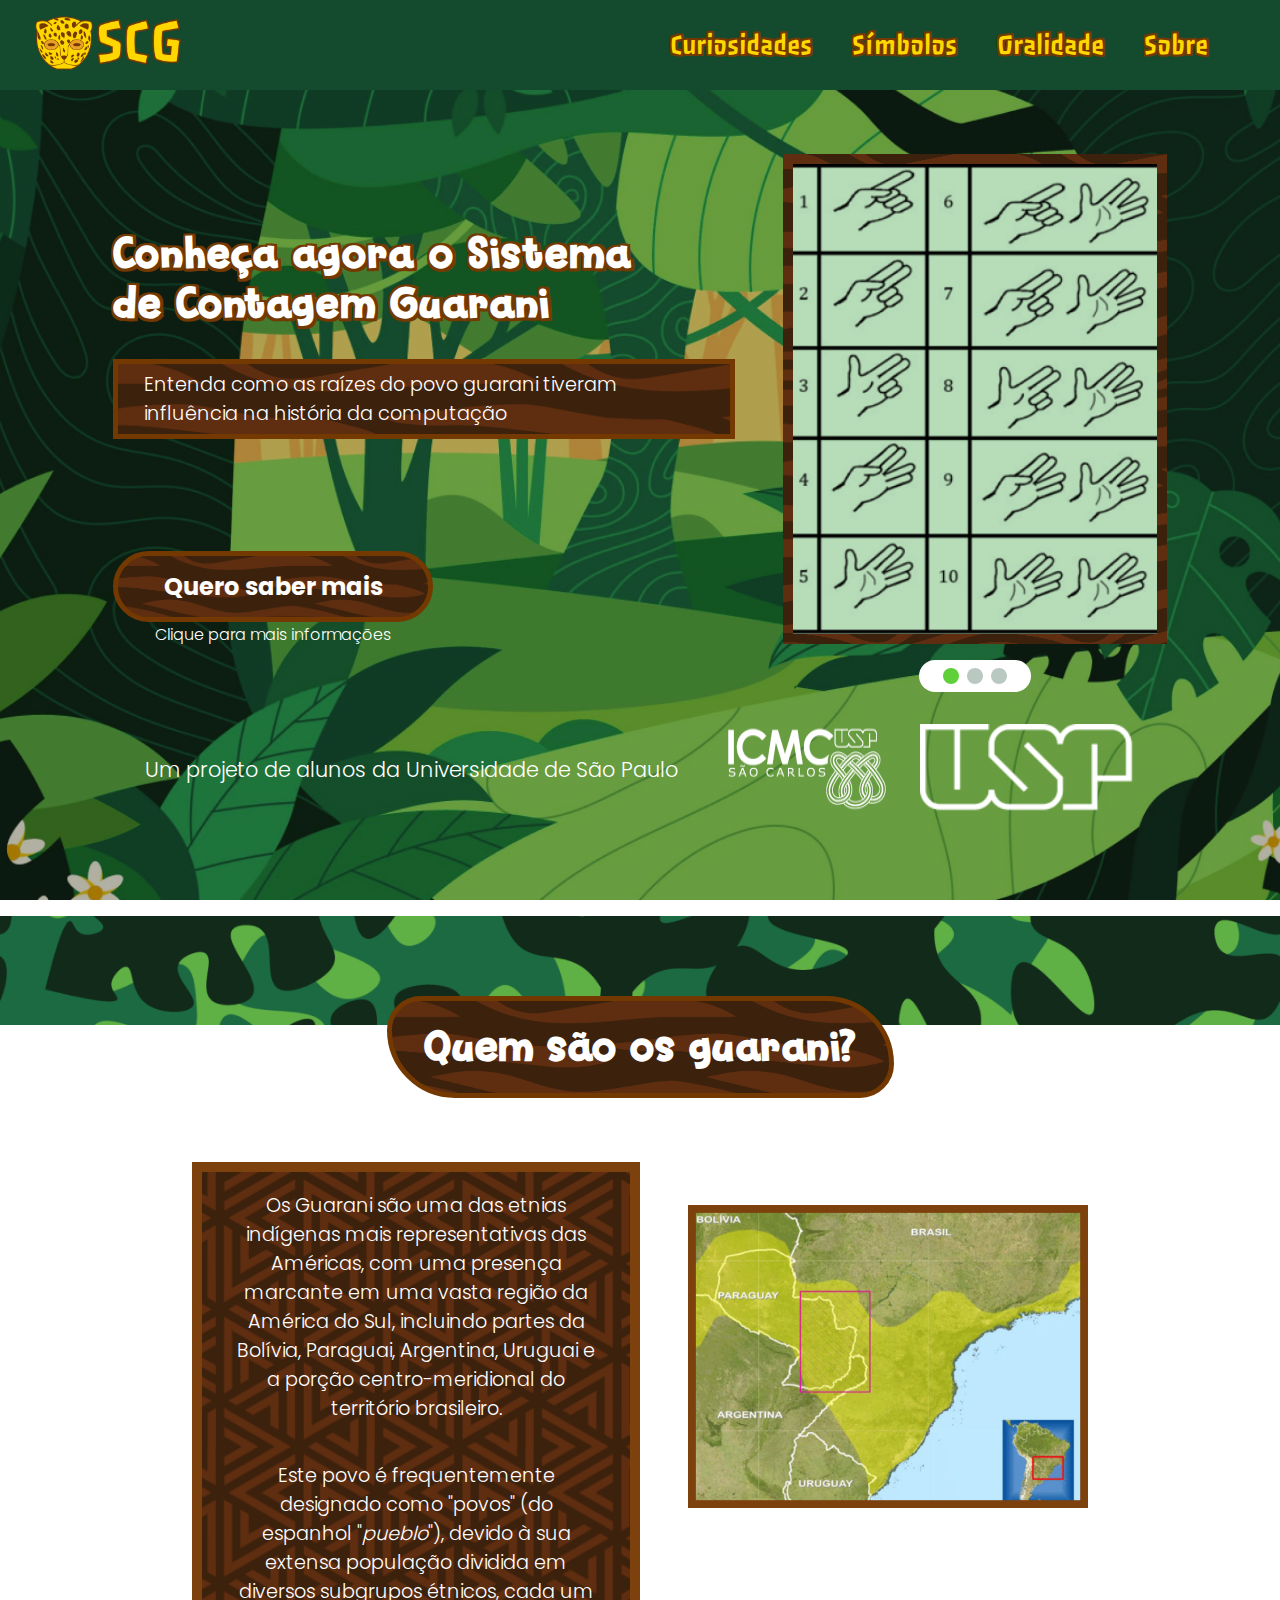
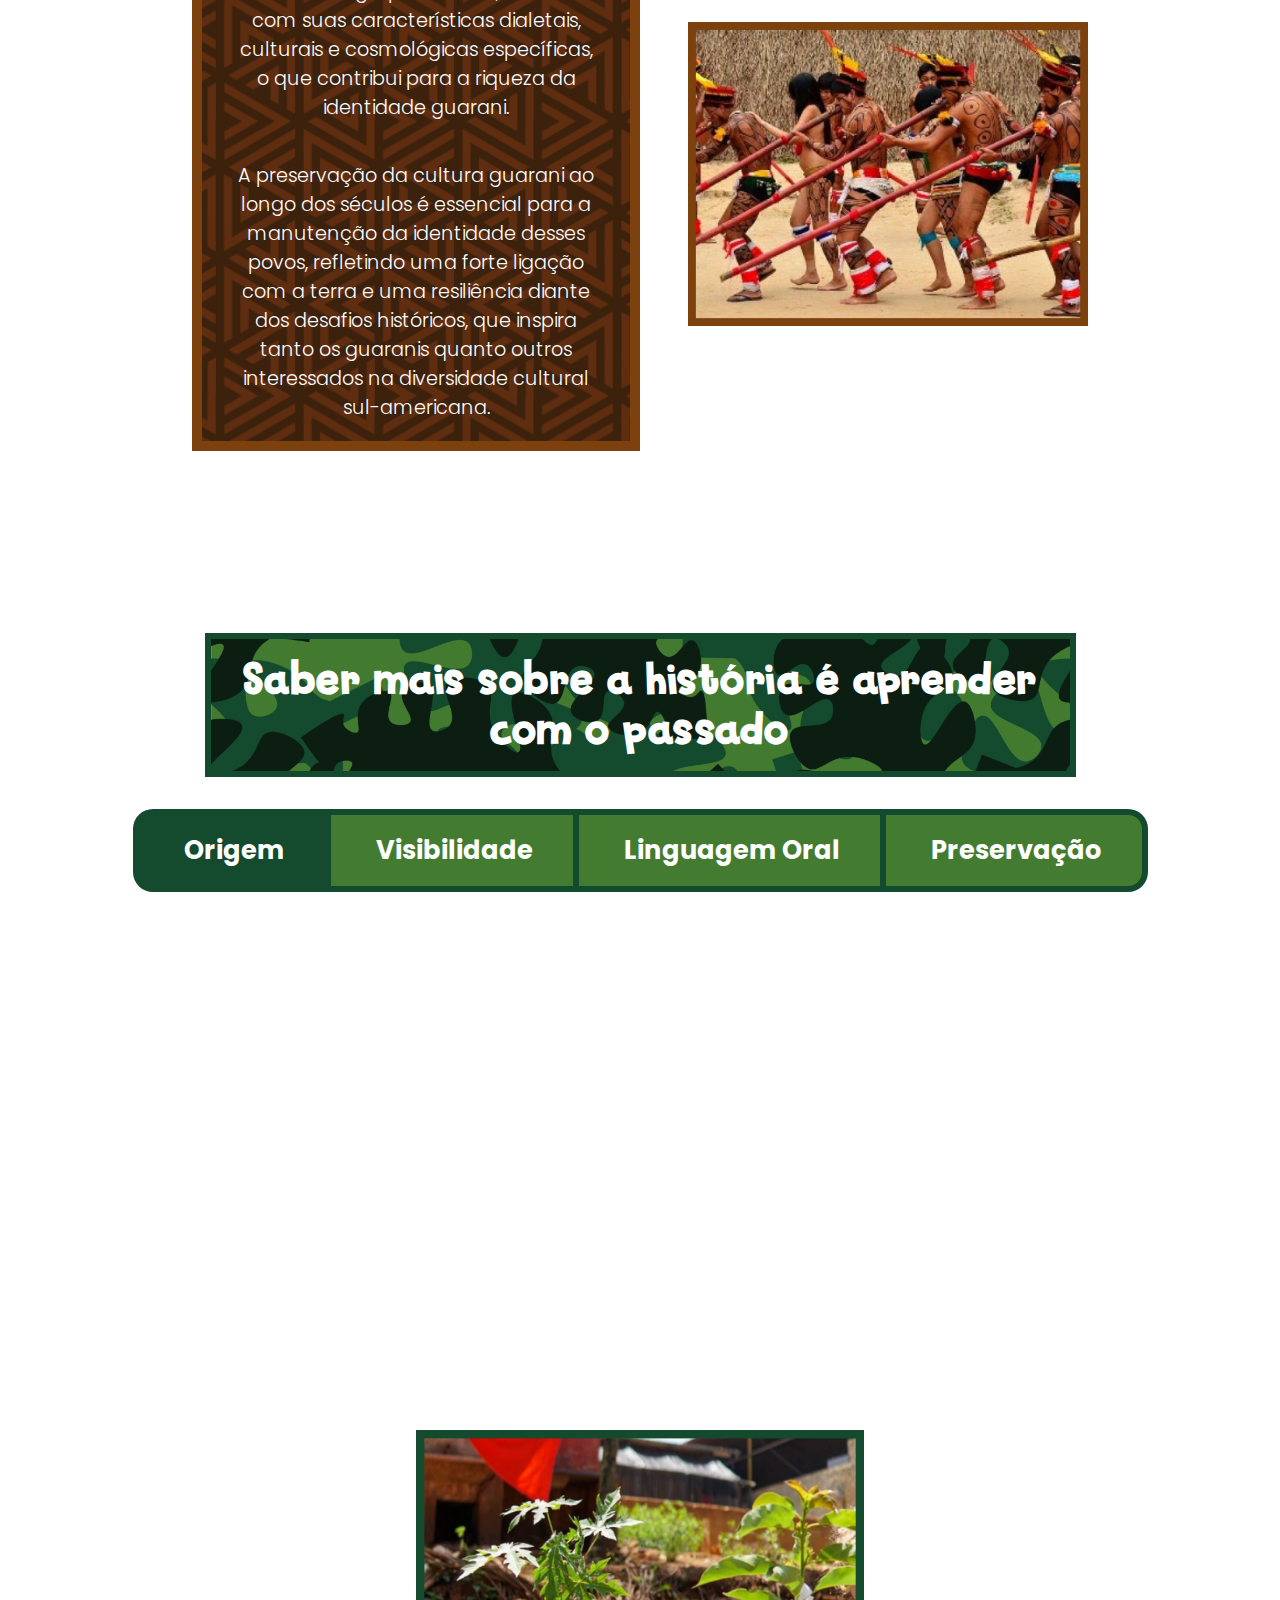
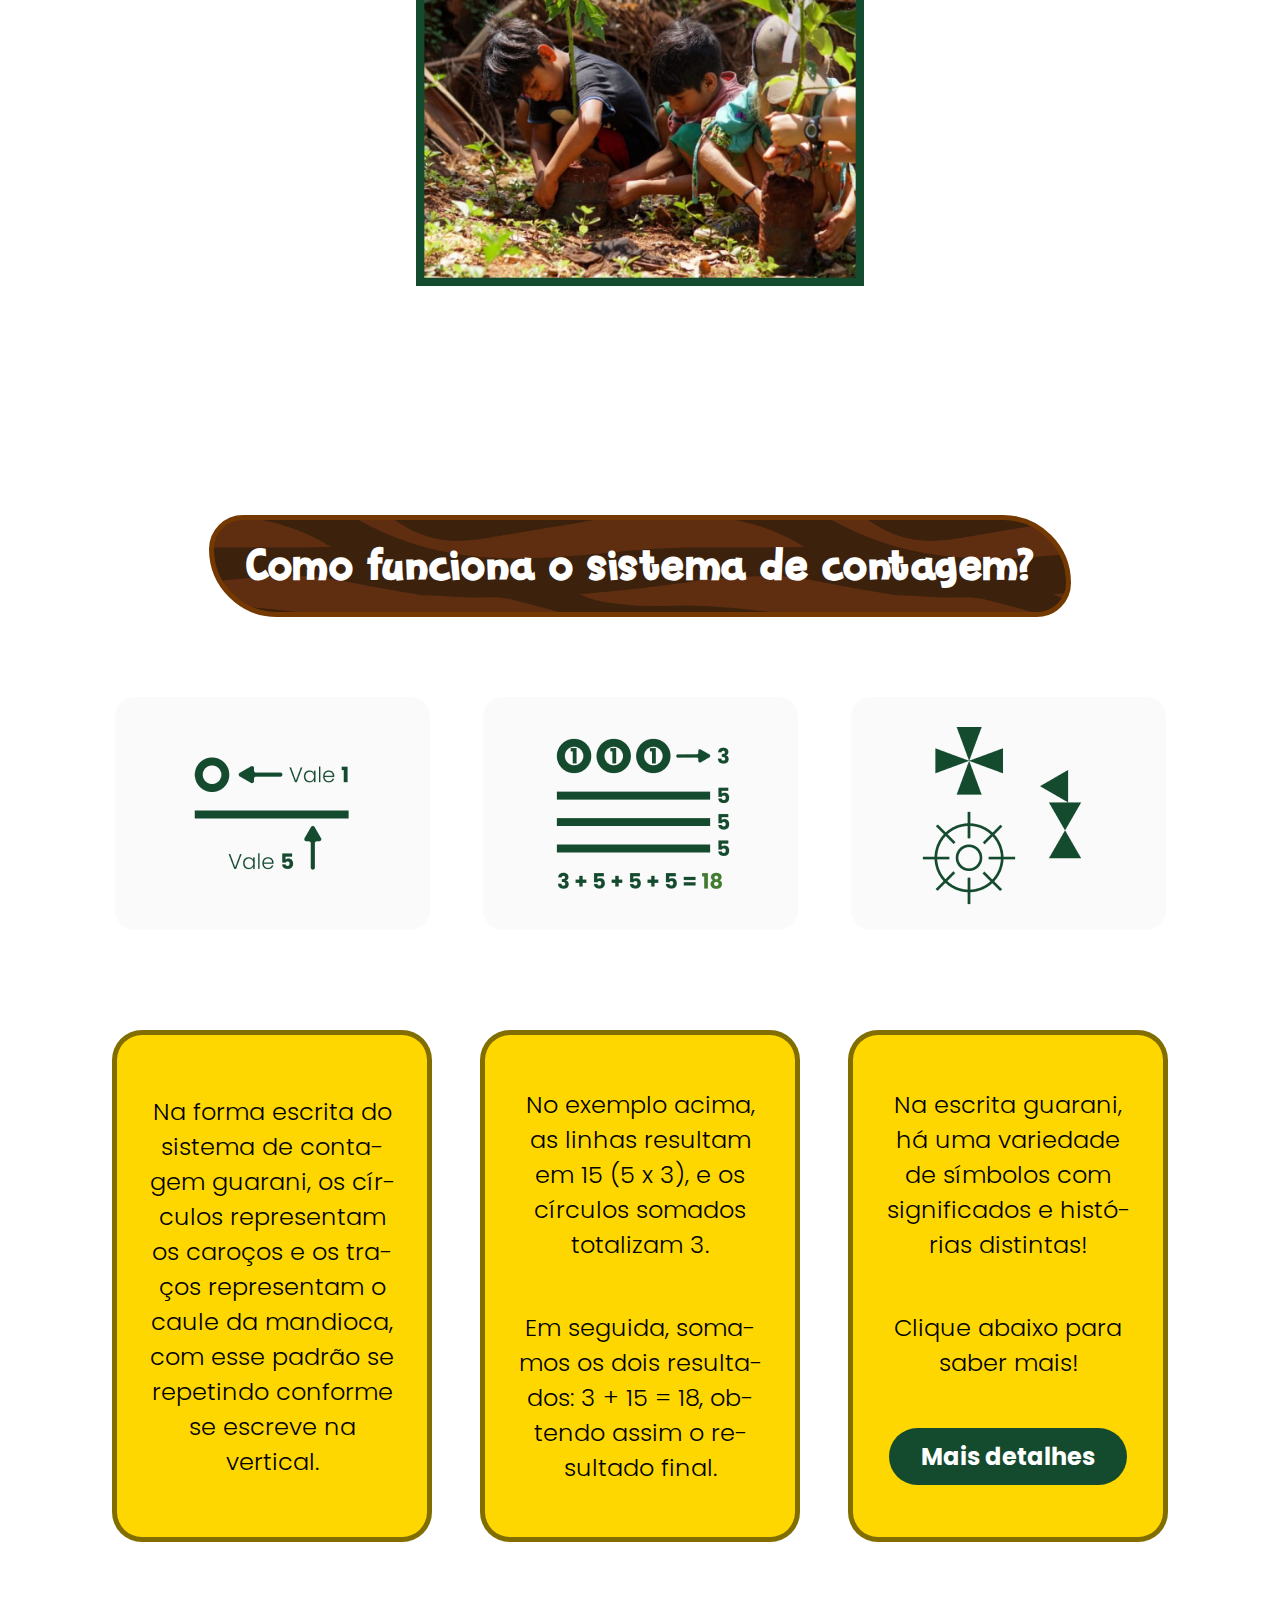
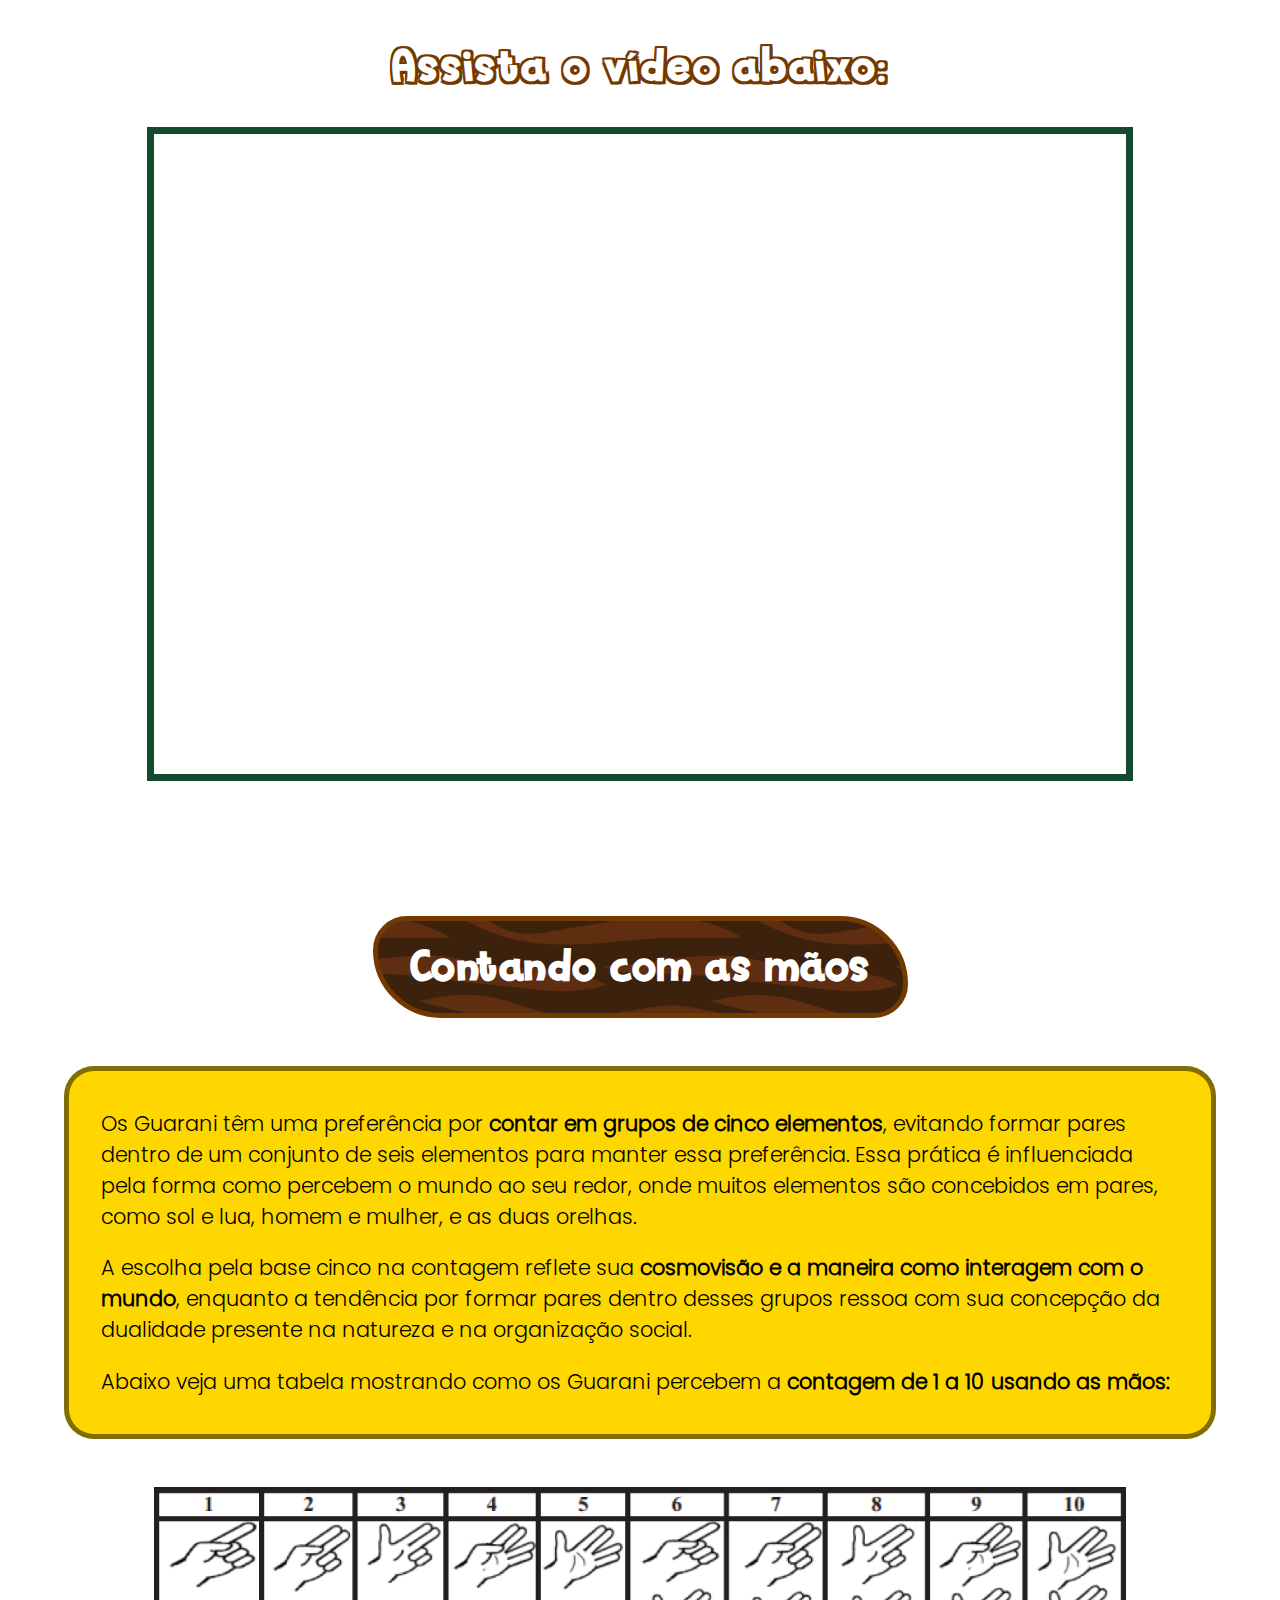
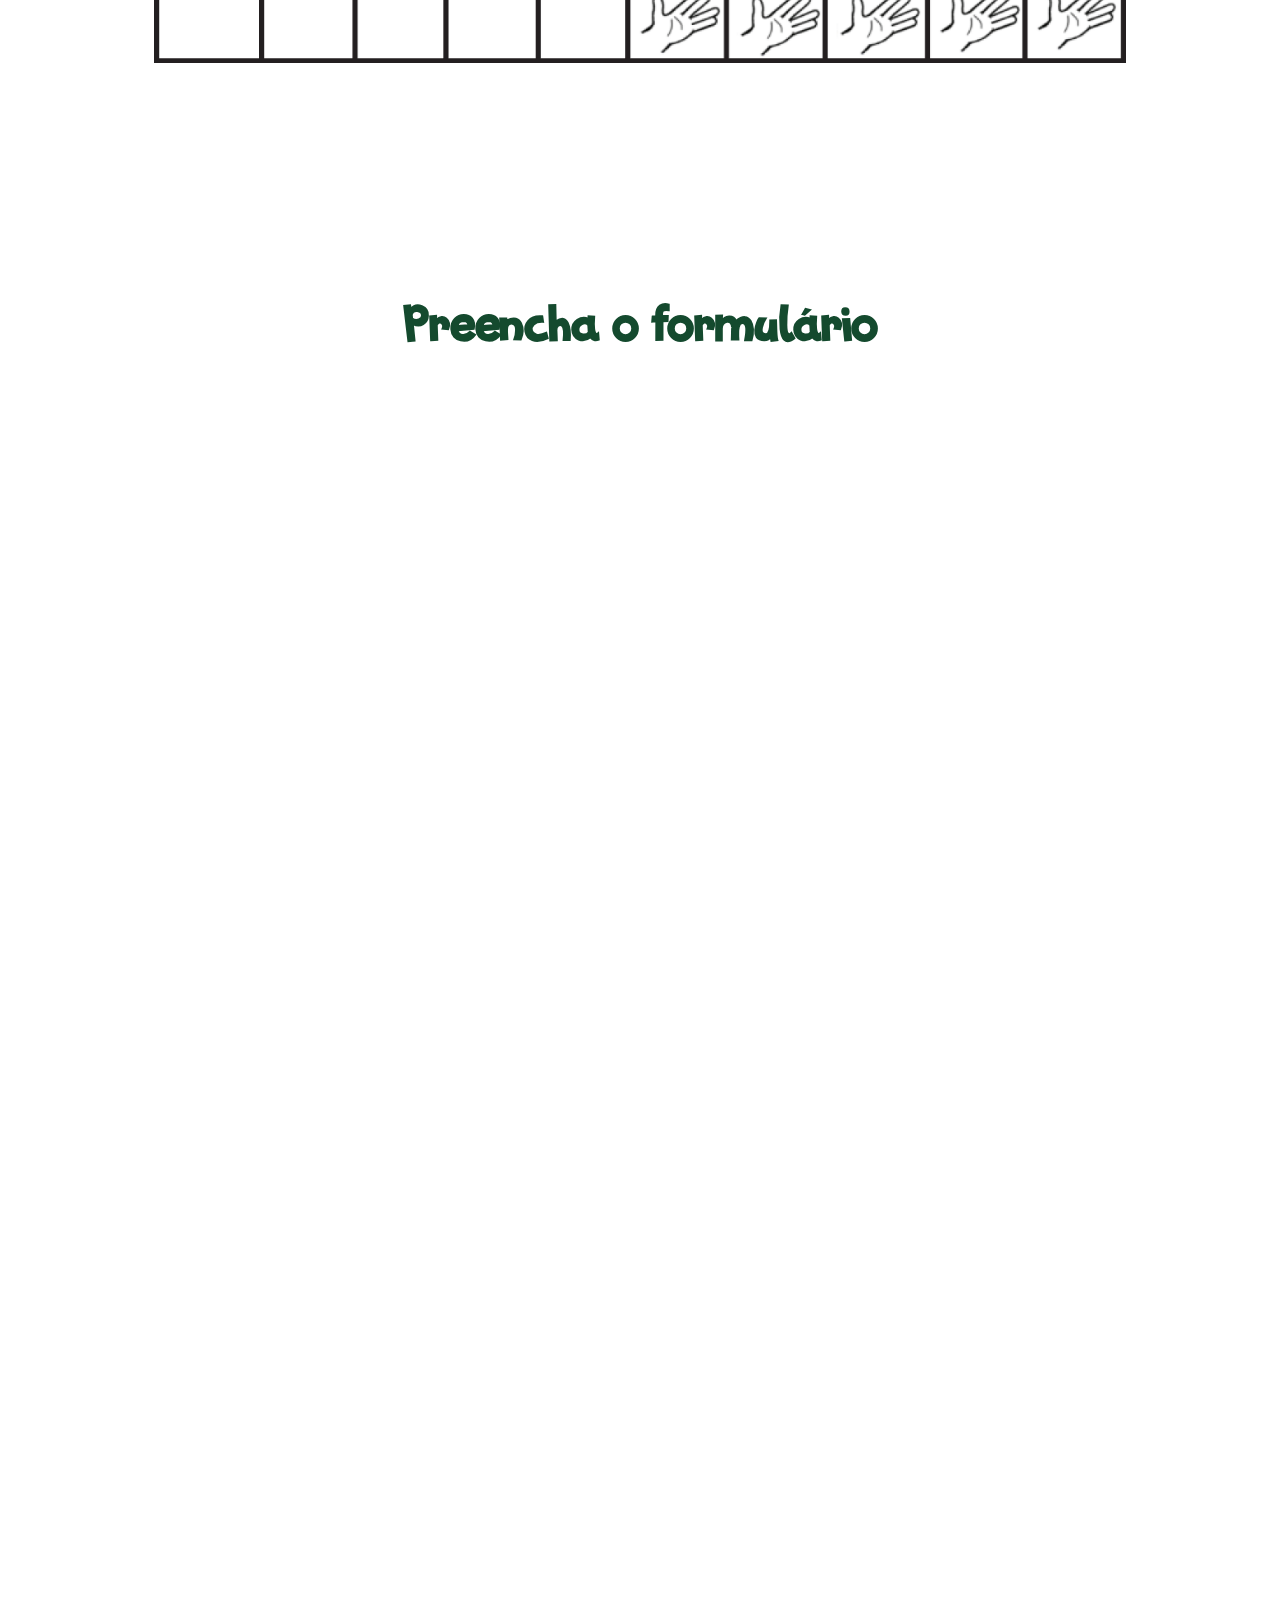
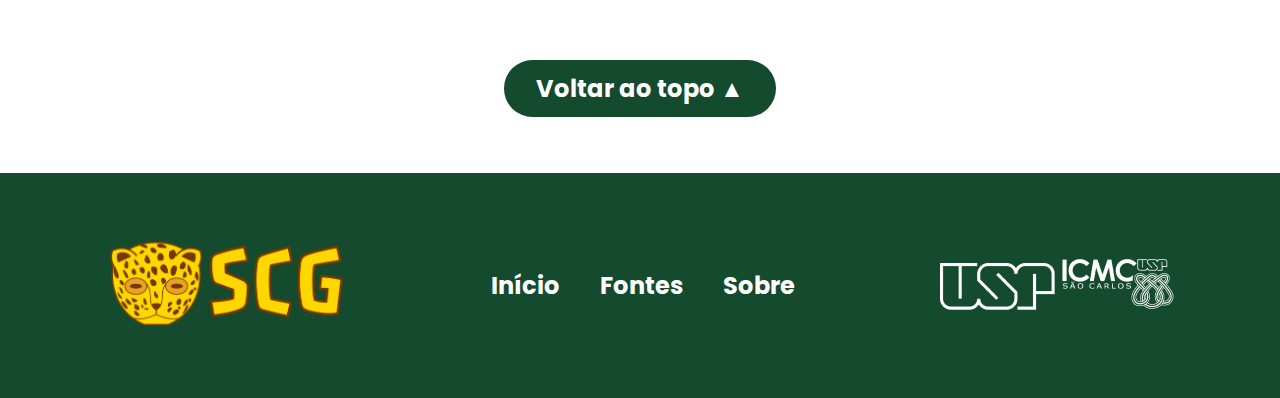
<file: index.html>
<!DOCTYPE html>
<html lang="pt-BR">
<head>
    <meta charset="UTF-8">
    <meta name="viewport" content="width=device-width, initial-scale=1.0">
    <link rel="stylesheet" href="global.css">
    <link rel="stylesheet" href="home.css">
    <link rel="icon" type="image/x-icon" href="src/LOGO-icon.png">
    <title>Página Inicial</title>
</head>
<body>
    <!-- NAVBAR -->
    <nav class="nav-container">
        <a href="index.html" class="nav-logo">
            <img src="src/nav-logo.png" alt="Logo do Sistema de Contagem Guarani">
        </a>
        <div class="nav-toggle" id="nav-toggle">
            <span class="bar"></span>
            <span class="bar"></span>
            <span class="bar"></span>
        </div>
        <div class="nav-items" id="nav-items">
            <ul>
                <li class="nav-item"><a href="curiosidades.html">Curiosidades</a></li>
                <li class="nav-item"><a href="simbolos.html">Símbolos</a></li>
                <li class="nav-item"><a href="oralidade.html">Oralidade</a></li>
                <li class="nav-item"><a href="sobre.html">Sobre</a></li>
            </ul>
        </div>
    </nav>   
    

    <!-- HERO-SECTION -->
    <section class="landing-page img-background">
        <div class="landing-main">
            <!-- LADO ESQUERDO -->
            <main class="left-side">
                <!-- TÍTULO -->
                <h1 class="landing-title">Conheça agora o <yellow-highlight>Sistema<br> de Contagem Guarani</yellow-highlight></h1>
    
                <!-- CAIXA COM DESCRIÇÃO -->
                <div class="wood-box bg-wood">
                    <p class="wood-box-text">Entenda como as raízes do povo guarani tiveram influência na história da computação</p>
                </div>
    
                <!-- BOTÃO DE MADEIRA -->
                <div class="wood-btn-wrap">
                    <button onclick="downScroll()" class="wood-btn bg-wood" id="landing-btn" title="Quero saber mais">Quero saber mais</button>
                    <p>Clique para mais informações</p>
                </div>
    
            </main>
            
        <!-- LADO DIREITO -->
        <aside class="right-side">

            <!-- CONTAINER DO CARROSSEL -->
            <div class="caroussel-container">
                <div class="caroussel-item">
                    <img class="wood-border" src="src/quadro-maos.png" alt="Uma tabela com representações numéricas a partir do sistema de contagem com mãos guarani">
                    <div class="overlay">
                        <div class="card-caroussel-title">
                            <h3>CONTAR COM AS MÃOS</h3>
                        </div>
                        <p class="card-caroussel-p">Entenda como os Guarani entendem a contagem com as mãos e os porquês de seu modo de visualizar quantidades</p>
                        <button onclick="scrollToHand()" class="card-caroussel-btn" id="hand-caroussel-btn" title="Quero saber mais">Quero saber mais</button>
                    </div>
                </div>
                <div class="caroussel-item over2">
                    <img class="wood-border" src="src/guarani-segurando-milho.png" alt="Foto de guarani segurando milhos">
                    <div class="overlay" class="over2">
                        <div class="card-caroussel-title">
                            <h3>DESCUBRA UM OUTRO JEITO DE VER O MUNDO</h3>
                        </div>
                        <p class="card-caroussel-p">Descubra os aspectos culturais e sociais que conferem ao sistema de contagem significados que vão além dos números</p>
                        <a href="curiosidades.html" class="card-caroussel-btn">Descobrir</a>
                    </div>
                </div>
                <div class="caroussel-item over3">
                    <img class="wood-border" src="src/simbolos-guarani-ceu.png" alt="Foto de guarani segurando milhos">
                    <div class="overlay" class="over3">
                        <div class="card-caroussel-title">
                            <h3>NÚMEROS E ASTROS</h3>
                        </div>
                        <p class="card-caroussel-p">Explore o vasto universo de símbolos cujos significados vão muito além de sua representação numérica</p>
                        <a href="simbolos.html" class="card-caroussel-btn">Explorar</a>
                    </div>
                </div>
            </div>
            
            <div class="caroussel-controller">
                <form action="#" class="caroussel-buttons">
                    <input id="radio-1" checked="checked" type="radio" name="caroussel">
                    <input id="radio-2" type="radio" name="caroussel">
                    <input id="radio-3" type="radio" name="caroussel">
                </form>
            </div>
            
        </aside>
        </div>
        <!-- FOOTER DA HERO SECTION -->
        <div class="hero-footer">
            <!-- CRÉDITOS DO FINAL DA SECTION -->
            <p class="credits">Um projeto de alunos da Universidade de São Paulo</p>

            <div class="college-logo">
                <img src="src/LOGO-ICMC.png" alt="Logo do ICMC">
                <img id="logo-usp" src="src/logo-usp.png" alt="Logo da USP">
            </div>
        </div>
    </section>

    <div class="div-line">

    <section class="intro-guarani-page img-background leaves-background">
        <div class="wood-title bg-wood">
            <h1>Quem são os guarani?</h1>
        </div>

        <div class="landing-main">
            <div class="left-side">
                <div class="wood-text">
                    <p>Os Guarani são uma das etnias indígenas mais representativas das Américas, com uma presença marcante em uma vasta região da América do Sul, incluindo partes da Bolívia, Paraguai, Argentina, Uruguai e a porção centro-meridional do território brasileiro.</p>
                    <p>Este povo é frequentemente designado como "povos" (do espanhol "<i>pueblo</i>"), devido à sua extensa população dividida em diversos subgrupos étnicos, cada um com suas  características dialetais, culturais e cosmológicas específicas, o que contribui para a riqueza da identidade guarani.</p>
                    <p>A preservação da cultura guarani ao longo dos séculos é essencial para a manutenção da identidade desses povos, refletindo uma forte ligação com a terra e uma resiliência diante dos desafios históricos, que inspira tanto os guaranis quanto outros interessados na diversidade cultural sul-americana.
                    </p>
                </div>
            </div>
            <div class="right-side">
                <aside class="guarani-pictures">
                    <picture class="intro-guarani-pic">
                        <img src="src/guarani-map.png" alt="Mapa da presença guarani no continente americano">
                        <p>Em amarelo, região com presença de povos de etnia Guarani - Reprodução | Creative Commons</p>
                    </picture>
                    <picture class="intro-guarani-pic">
                        <img src="src/guarani-dance.png" alt="Fotografia de guaranis">
                        <p>Homens de etnia Guarani na dança lúdica xondarê - Reprodução | Cultura Em Movimento</p>
                    </picture>
                </aside>
            </div>
        </div>
    </section>

    <div class="div-line">

    <section class="guarani-info-page img-background primal-background">
        <div class="leaf-box">
            <h1 class="leaf-title">Saber mais sobre a história é aprender<br>com o passado</h1>
        </div>
        <form action="#" class="form-info">
            <label class="info-control active origem-control">
                <input type="radio" name="select-info" value="origem" checked="checked"/>
                Origem
            </label>
            <label class="info-control visibilidade-control">
                <input type="radio" name="select-info" value="visibilidade"/>
                Visibilidade
            </label>
            <label class="info-control" id="oral-control">
                <input type="radio" name="select-info" value="linguagem"/>
                Linguagem Oral
            </label>
            <label class="info-control preserv-control">
                <input type="radio" name="select-info" value="preservacao"/>
                Preservação
            </label>
        </form>
    
        <div class="guarani-info" id="origem">
            <div class="guarani-info-text">
                <h2>A origem do sistema</h2>
                <p>O sistema de contagem guarani é baseado em 5, contando em grupos de 5 unidades, refletindo a estrutura dos dedos das mãos e dos caroços do caule da mandioca, que se repetem a cada 5.</p>
                <p>Na escrita, círculos representam os caroços individuais, enquanto traços horizontais simbolizam os grupos de cinco, os caules caracterizados pelo padrão distinto.</p>
            </div>
            <picture class="guarani-info-picture">
                <img src="src/guarani-plantando.png" alt="Foto de Crianças guaranis plantando">
                <p>Crianças plantando árvores na aldeia Guarani Tekoa Pyau<br>Foto: Felipe Martins/ Go Martins</p>
            </picture>
        </div>
    
        <div class="guarani-info" id="visibilidade">
            <div class="guarani-info-text">
                <h2>Visibilidade</h2>
                <p>Por séculos, as relações entre indígenas e não indígenas no Brasil foram marcadas pela imposição da cultura dominante sobre as culturas nativas. Isso incluiu a marginalização dos conhecimentos e práticas matemáticas dos povos indígenas. A educação colonial visava negar a diversidade dos indígenas e incorporá-los à sociedade nacional, resultando em um processo de "esquecimento" de suas culturas.</p>
                <p>Nosso site busca problematizar essas questões e promover uma perspectiva que valorize os modos não hegemônicos de entender e contar o mundo, incluindo o sistema de contagem Guarani, reconhecendo sua importância cultural.</p>
            </div>
            <picture class="guarani-info-picture">
                <img src="src/lider-guarani.png" alt="Foto de Líder Guarani">
                <p>Líder Guarani Ládio Veron<br>Foto: Eleanor K. Russell/ Survival</p>
            </picture>
        </div>
    
        <div class="guarani-info" id="linguagem">
            <div class="guarani-info-text">
                <h2>Mais do que números</h2>
                <p>O sistema de contagem guarani tem raízes muito mais profundas do que simplesmente números. Ele também tem importância para a gramática e comunicação diária do povo Guarani, podendo ser usado em práticas religiosas, culturais e até mesmo simplesmente para a comunicação diária.</p>
                <p>Saiba mais clicando no botão abaixo!</p>
                <a href="oralidade.html" class="a-container"><input type="submit" class="green-btn" value="Saiba mais"></a>
            </div>
            <picture class="guarani-info-picture">
                <img src="src/cesto-guarani.png" alt="Foto de Cesto Guarani">
                <p>Ajaka: Tipo de cesto e unidade de medida guarani<br>Foto: Aldeia Jejy-ty</p>
            </picture>
        </div>
    
        <div class="guarani-info" id="preservacao">
            <div class="guarani-info-text">
                <h2>Preservando a memória e a história</h2>
                <p>Os Guarani têm aspectos culturais distintos, como sua cosmologia, língua e práticas sociais, que os diferenciam de outros grupos indígenas e não indígenas, formando seu modo de vida. Seu sistema de contagem e símbolos não são separados de sua cultura, servindo tanto para quantificar como para expressar elementos culturais.</p>
                <p>Estudar o sistema de contagem Guarani não apenas envolve matemática, mas também oferece estratégias de preservação cultural. A preservação desse sistema é crucial, pois a matemática é uma atividade humana presente em todas as culturas, sendo essencial para manter a identidade e a diversidade cultural dos Guarani.</p>
            </div>
            <picture class="guarani-info-picture">
                <img src="src/milho.png" alt="Foto de Líder Guarani">
                <p>O milho: Essencial para a cultura e para o sistema de contagem guarani<br>Instituto de Permacultura do Paraná - IPEPA</p>
            </picture>
        </div>
    </section>

    <div class="div-line">

    
    <section class="intro-sistema-section img-background leaves2-background">
        <div class="wood-title bg-wood">
            <h1>Como funciona o sistema de contagem?</h1>
        </div>
        <div class="intro-sistema-container">
            <div class="intro-sistema-card">
                <img src="src/sistema1.png" alt="Símbolo de representação da escrita">
                <p class="info-card-title">ESCRITA</p>
                <div class="info-card-sistema yellow-card">
                    <p>Na forma escrita do sistema de contagem guarani, os círculos representam os caroços e os traços representam o caule da mandioca, com esse padrão se repetindo conforme se escreve na vertical.</p>
                </div>
            </div>
            <div class="intro-sistema-card">
                <img src="src/sistema2.png" alt="Símbolo de representação de exemplos de uso">
                <p class="info-card-title">EXEMPLO DE USO</p>
                <div class="info-card-sistema yellow-card">
                    <p>No exemplo acima, as linhas resultam em 15 (5 x 3), e os círculos somados totalizam 3.</p>
                    <p>Em seguida, somamos os dois resultados: 3 + 15 = 18, obtendo assim o resultado final.</p>
                </div>
            </div>
            <div class="intro-sistema-card">
                <img src="src/sistema3.png" alt="Ilustração de outros símbolos">
                <p class="info-card-title">OUTROS SÍMBOLOS</p>
                <div class="info-card-sistema yellow-card">
                    <p>Na escrita guarani, há uma variedade de símbolos com significados e histórias distintas!</p>
                    <p>Clique abaixo para saber mais!</p>
                    <a href="simbolos.html" class="a-container"><input type="submit" class="green-btn" value="Mais detalhes"></a>
                </div>
            </div>
        </div>
    </section>

    <div class="div-line">

        <section class="intro-video-section img-background patch-background">
            <h1 class="landing-video-title">Assista o vídeo abaixo:</h1>
            <iframe class="landing-video" src="https://www.youtube.com/embed/MvDFFS9h6Ts?si=uTnURiXMK2s1KpNZ" title="YouTube video player" frameborder="0" allow="accelerometer; autoplay; clipboard-write; encrypted-media; gyroscope; picture-in-picture; web-share" referrerpolicy="strict-origin-when-cross-origin" allowfullscreen></iframe>
        </section>
    
    <div class="div-line">
    
    <section class="hand-section img-background leaves2-background">
        <div class="wood-title bg-wood">
            <h1>Contando com as mãos</h1>
        </div>
        <div class="yellow-card" id="hand-card">
            <p>Os Guarani têm uma preferência por <b>contar em grupos de cinco elementos</b>, evitando formar pares dentro de um conjunto de seis elementos para manter essa preferência. Essa prática é influenciada pela forma como percebem o mundo ao seu redor, onde muitos elementos são concebidos em pares, como sol e lua, homem e mulher, e as duas orelhas.</p>
            <p> A escolha pela base cinco na contagem reflete sua <b>cosmovisão e a maneira como interagem com o mundo</b>, enquanto a tendência por formar pares dentro desses grupos ressoa com sua concepção da dualidade presente na natureza e na organização social.<br></p>
            <p>Abaixo veja uma tabela mostrando como os Guarani percebem a <b>contagem de 1 a 10 usando as mãos:</b></p>
        </div>
        <img id="tabela-contagem-maos" src="src/tabela-contagem-mãos.png" alt="Tabela representativa do sistema de contagem manual">
    </section>

    <div class="div-line">
    
    <section class="feedback-page img-background leaves2-background">
        <div class="feedback">
            <form action="#" class="feedback-form-container">
            <h1>Preencha o formulário</h1>
            <iframe src="https://docs.google.com/forms/d/e/1FAIpQLScwVHQcma3j-XpamLveqYNI7aVoZFwhzErpOC7Y9_Y9h17RLA/viewform?embedded=true" width="80%" height="1176" frameborder="0" marginheight="0" marginwidth="0" class="feedback-form">Carregando…</iframe>
        </form>
        </div>
        <button onclick="topFunction()" class="green-btn voltar-topo-btn" title="Voltar ao topo">Voltar ao topo ▲</button>
    </section>

    <!-- FOOTER -->
    <footer class="scg-footer">
        <div class="footer-logo">
            <img src="src/nav-logo.png" alt="Logo do Sistema de Contagem Guarani">
        </div>
        <ul class="footer-items">
            <a href="index.html" class="footer-link"><li>Início</li></a>
            <a href="referencias.html" class="footer-link"><li>Fontes</li></a>
            <a href="sobre.html" class="footer-link"><li>Sobre</li></a>
        </ul>
        <div class="footer-college-logos">
            <img src="src/logo-usp-pequena.png" alt="Logo USP">
            <img src="src/LOGO-ICMC-PEQUENA.png" alt="Logo ICMC">
        </div>
    </footer>
    <div vw class="enabled">
        <div vw-access-button class="active"></div>
        <div vw-plugin-wrapper>
          <div class="vw-plugin-top-wrapper"></div>
        </div>
    </div>
    <script src="https://vlibras.gov.br/app/vlibras-plugin.js"></script>
    <script>
        new window.VLibras.Widget('https://vlibras.gov.br/app');
    </script>
    <script src="script.js"></script>
    <script>
        document.addEventListener("DOMContentLoaded", function() {
            const navToggle = document.querySelector('.nav-toggle');
            const navItems = document.querySelector('.nav-items');
        
            navToggle.addEventListener('click', function() {
                navToggle.classList.toggle('active');
                navItems.classList.toggle('active');
            });
        });
    </script>
</body>
</html>
</file>
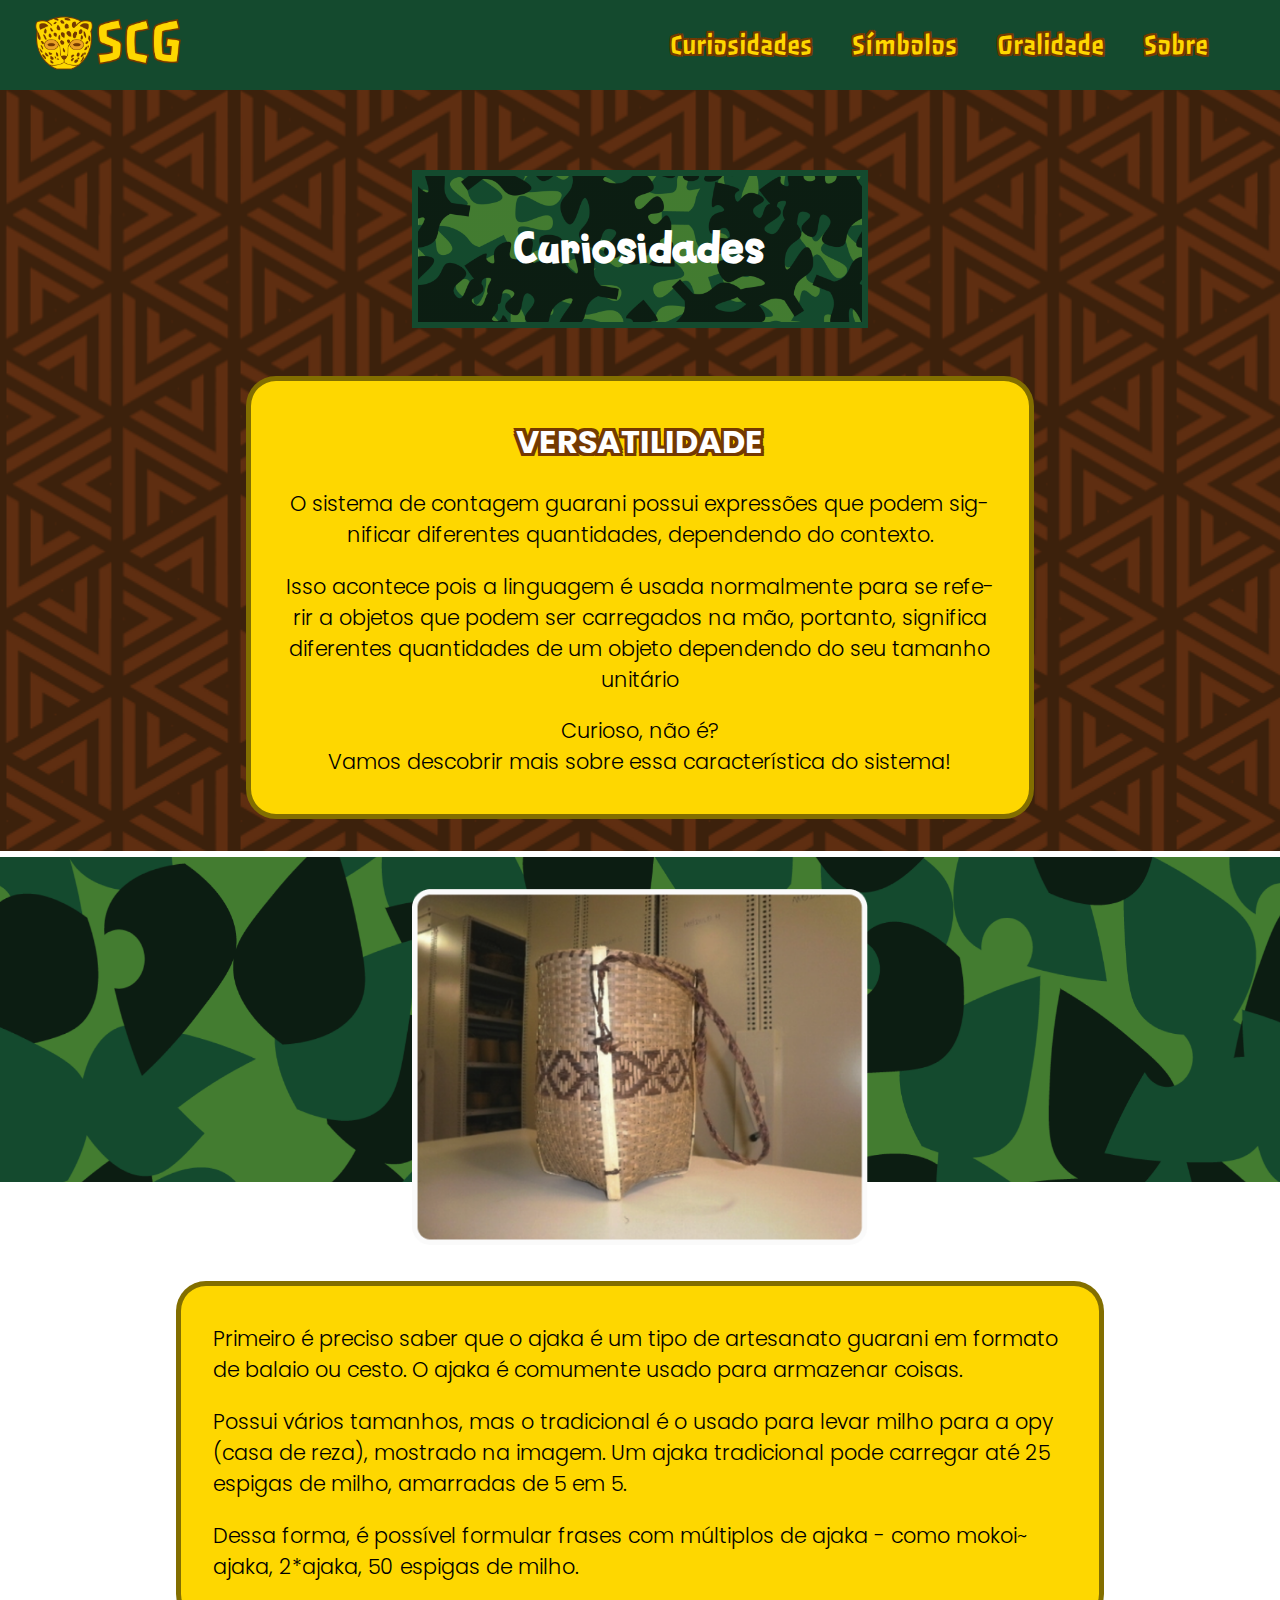
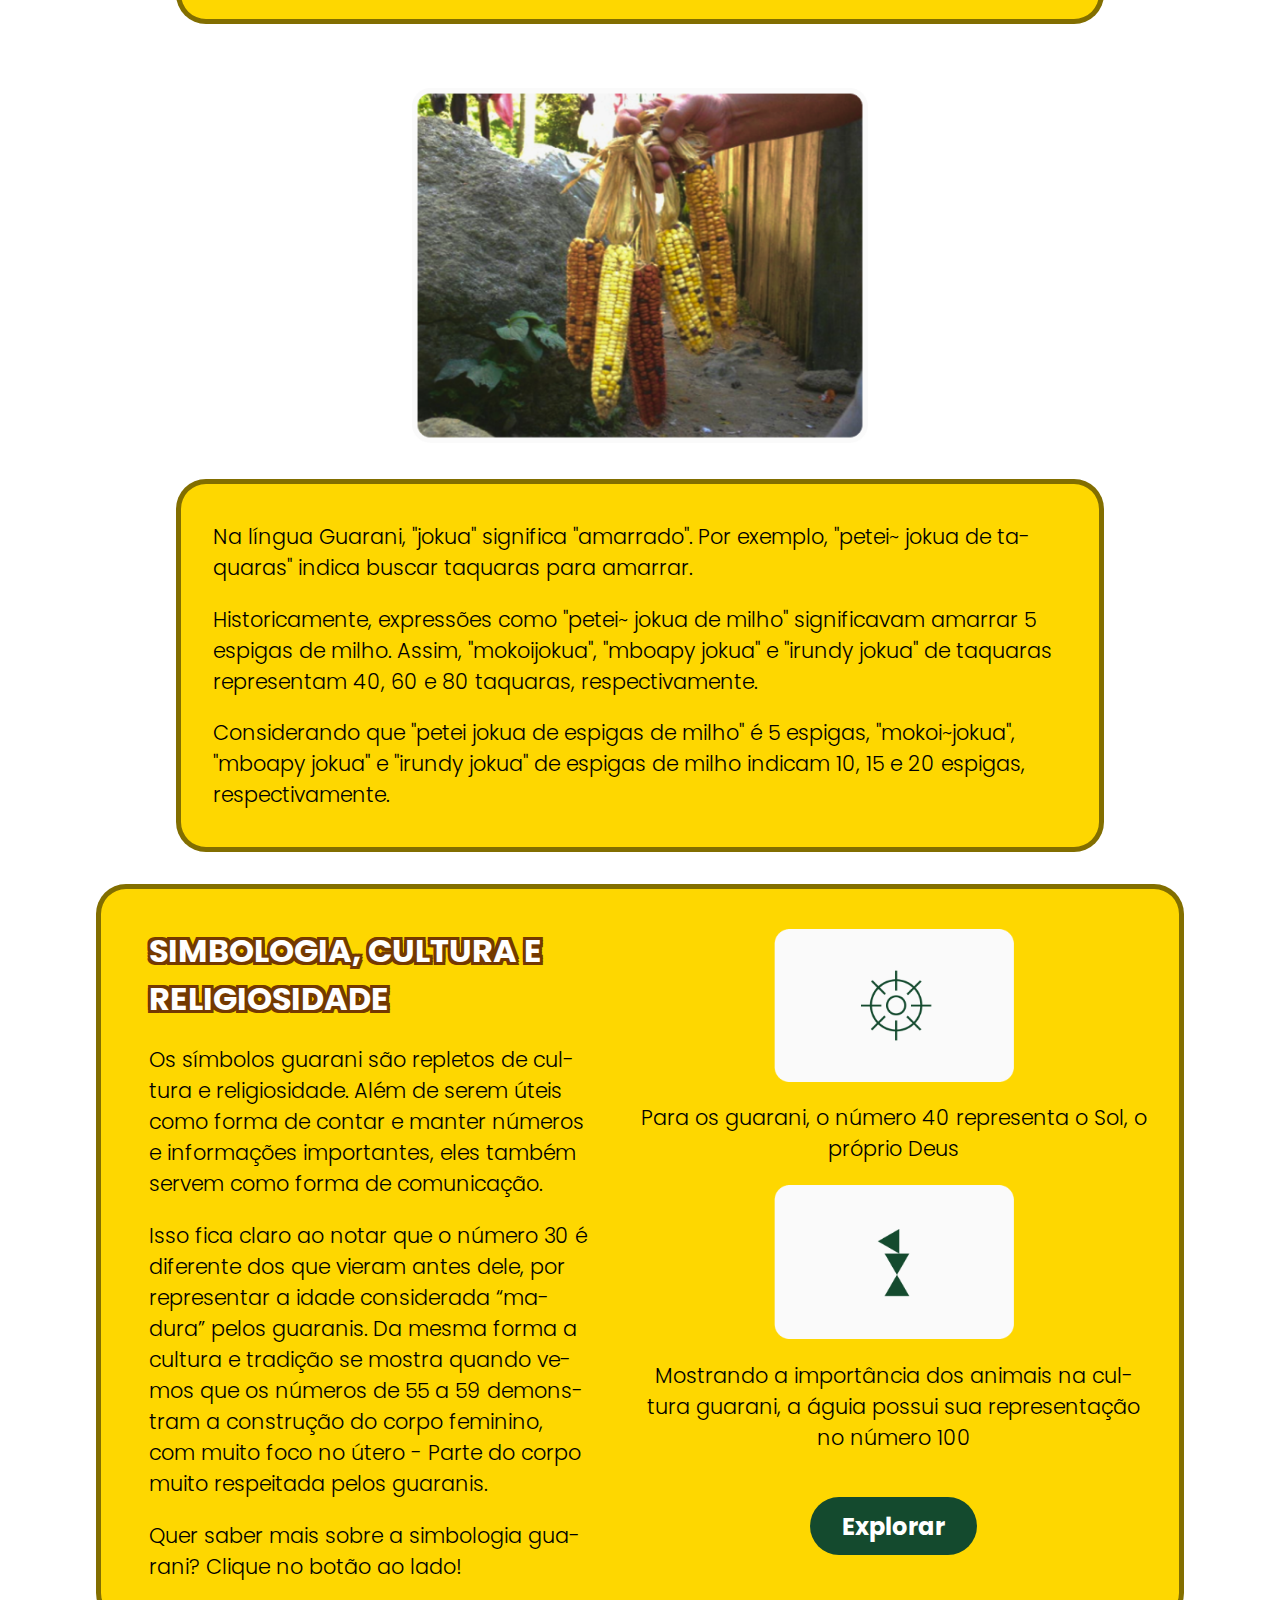
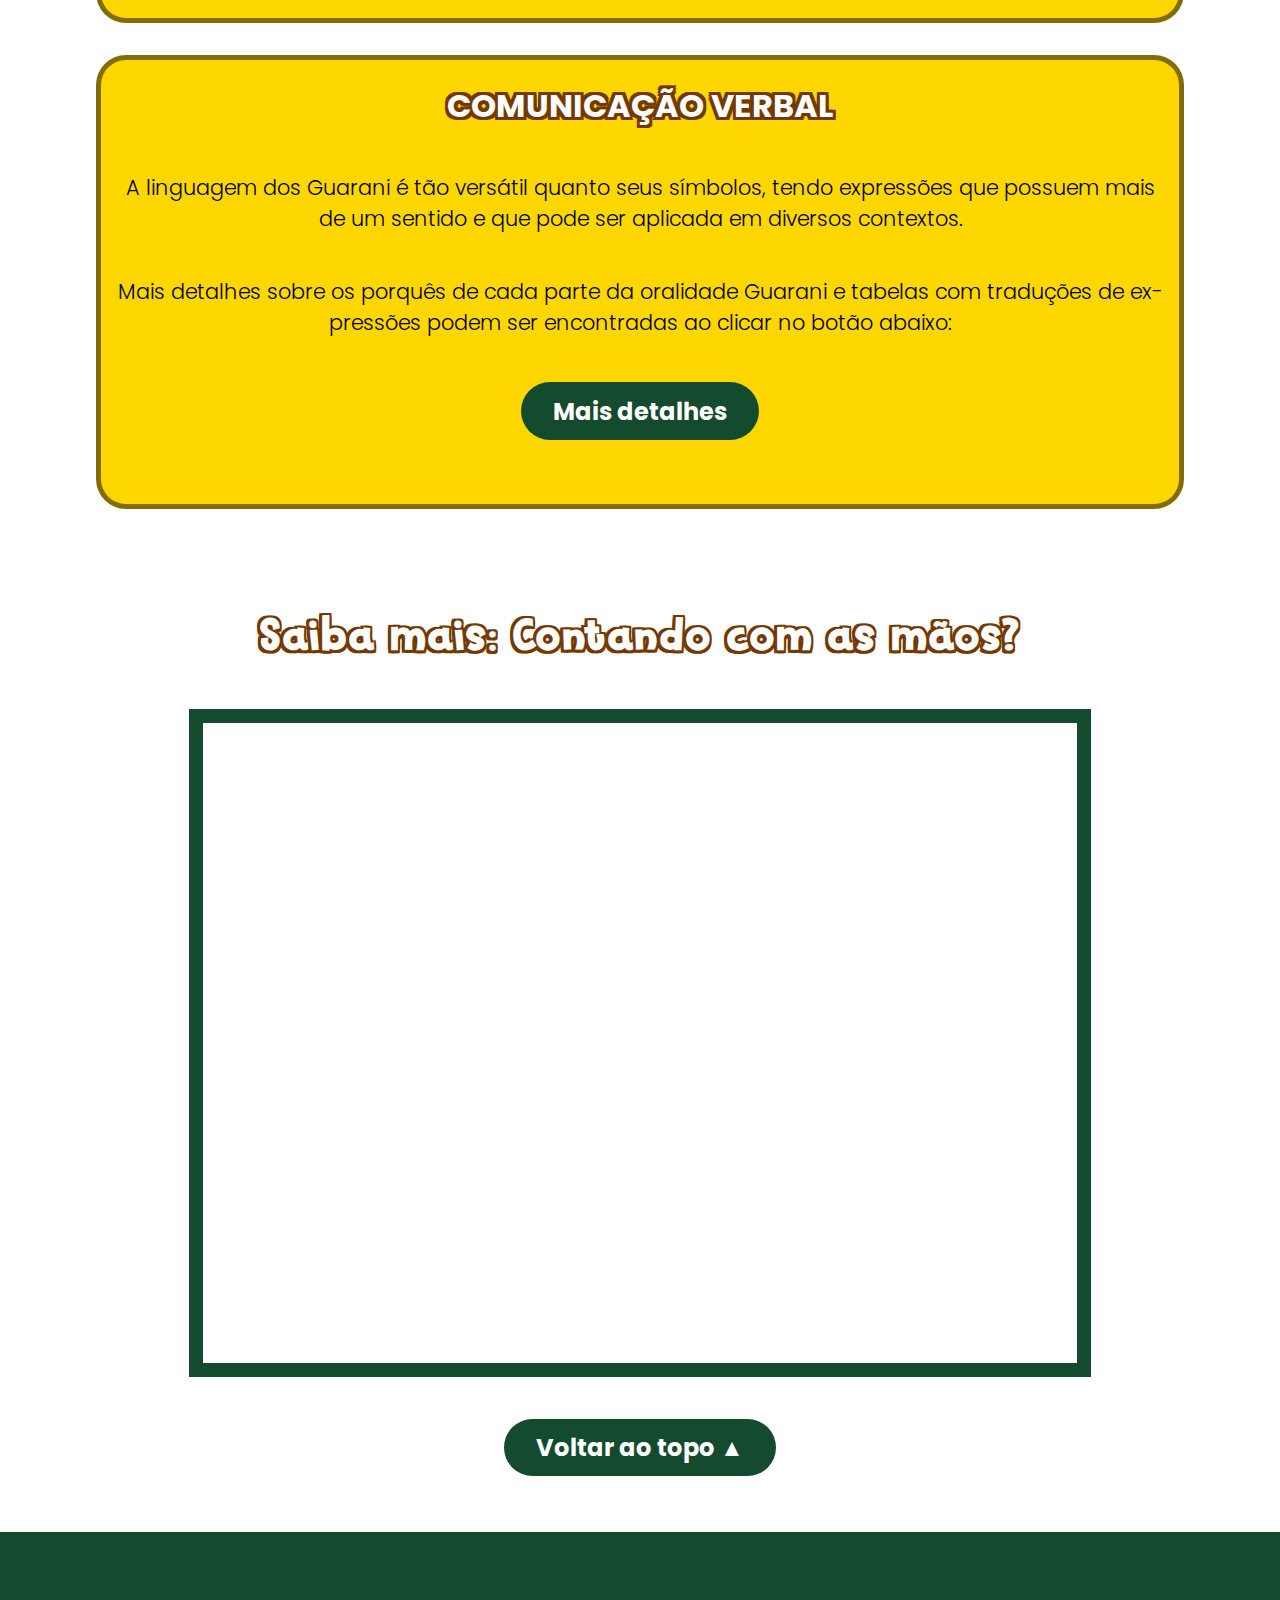
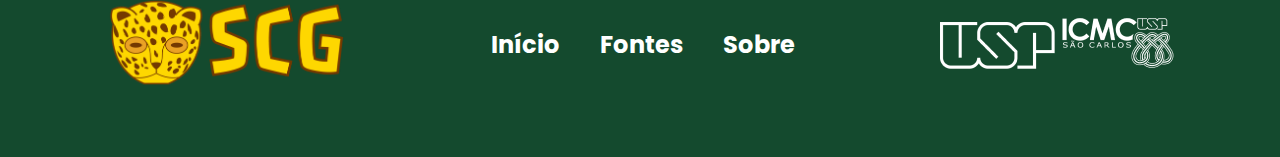
<file: curiosidades.html>
<!DOCTYPE html>
<html lang="pt-BR">
<head>
    <meta charset="UTF-8">
    <meta name="viewport" content="width=device-width, initial-scale=1.0">
    <link rel="stylesheet" href="global.css">
    <link rel="stylesheet" href="curiosidades.css">
    <link rel="icon" type="image/x-icon" href="src/LOGO-icon.png">
    <title>Curiosidades</title>
</head>
<body>
     <!-- NAVBAR -->
     <nav class="nav-container">
        <a href="index.html" class="nav-logo">
            <img src="src/nav-logo.png" alt="Logo do Sistema de Contagem Guarani">
        </a>
        <div class="nav-toggle" id="nav-toggle">
            <span class="bar"></span>
            <span class="bar"></span>
            <span class="bar"></span>
        </div>
        <div class="nav-items" id="nav-items">
            <ul>
                <li class="nav-item"><a href="curiosidades.html">Curiosidades</a></li>
                <li class="nav-item"><a href="simbolos.html">Símbolos</a></li>
                <li class="nav-item"><a href="oralidade.html">Oralidade</a></li>
                <li class="nav-item"><a href="sobre.html">Sobre</a></li>
            </ul>
        </div>
    </nav>   

    <!-- PRIMEIRA SECTION - INTRODUÇÃO ÀS CURIOSIDADES -->
    <section class="curiosidades-page img-background primal-background">
        <div class="curiosidades-container">
            <div class="leaf-box main-title-box">
                <h1 class="leaf-title">Curiosidades</h1>
            </div>
            <div class="yellow-card curiosidade-card-content" id="intro-card">
                <h1 class="curiosidade-title">VERSATILIDADE</h1>
                <p>O sistema de contagem guarani possui expressões que podem significar diferentes quantidades, dependendo do contexto.</p>
                <p>Isso acontece pois a linguagem é usada normalmente para se referir a objetos que podem ser carregados na mão, portanto, significa diferentes quantidades de um objeto dependendo do seu tamanho unitário</p>
                <p>Curioso, não é?<br>Vamos descobrir mais sobre essa característica do sistema!</p>
            </div>
        </div>
    </section>

    <div class="div-line"></div>

    <!-- SEGUNDA SECTION - CURIOSIDADES -->
    <section class="curiosidades-main img-background leaves2-background">
        <div class="curiosidades-container objetos-container">
            <div class="objetos-info">
                <div class="objeto-pic">
                    <img src="src/cesto2.png" alt="Ilustração de um Ajaka">
                </div>
                <div class="yellow-card objeto-text">
                    <p>Primeiro é preciso saber que o ajaka é um tipo de artesanato guarani em formato de balaio ou cesto. O ajaka é comumente usado para armazenar coisas.</p>

                    <p>Possui vários tamanhos, mas o tradicional é o usado para levar milho para a opy (casa de reza), mostrado na imagem. Um ajaka tradicional pode carregar até 25 espigas de milho, amarradas de 5 em 5.</p>

                    <p>Dessa forma, é possível formular frases com múltiplos de ajaka - como mokoi~ ajaka, 2*ajaka, 50 espigas de milho.</p>
                </div>
            </div>
            <div class="objetos-info">
                <div class="objeto-pic">
                    <img src="src/milho2.png" alt="Fotografia de guarani segurando milhos">
                </div>
                <div class="yellow-card objeto-text">
                    <p>Na língua Guarani, "jokua" significa "amarrado". Por exemplo, "petei~ jokua de taquaras" indica buscar taquaras para amarrar.</p>

                    <p>Historicamente, expressões como "petei~ jokua de milho" significavam amarrar 5 espigas de milho. Assim, "mokoijokua", "mboapy jokua" e "irundy jokua" de taquaras representam 40, 60 e 80 taquaras, respectivamente. </p>

                    <p>Considerando que "petei jokua de espigas de milho" é 5 espigas, "mokoi~jokua", "mboapy jokua" e "irundy jokua" de espigas de milho indicam 10, 15 e 20 espigas, respectivamente.</p>
                </div>
            </div>
        </div>

        <div class="yellow-card curiosidade-card-content simbologia-card">
            <div class="curiosidade-card-text">
                <h1 class="curiosidade-title">SIMBOLOGIA, CULTURA E RELIGIOSIDADE</h1>
                <p>Os símbolos guarani são repletos de cultura e religiosidade. Além de serem úteis como forma de contar e manter números e informações importantes, eles também servem como forma de comunicação.</p>
                <p>Isso fica claro ao notar que o número 30 é diferente dos que vieram antes dele, por representar a idade considerada “madura” pelos guaranis. Da mesma forma a cultura e tradição se mostra quando vemos que os números de 55 a 59 demonstram a construção do corpo feminino, com muito foco no útero - Parte do corpo muito respeitada pelos guaranis.</p>
                <p>Quer saber mais sobre a simbologia guarani? Clique no botão ao lado!</p>
            </div>
            <div class="simbologia-card-images">
                <span class="simbolos-container">
                    <div class="simbologia-pic">
                        <img src="src/simbologia-1.png" alt="Representação do número quarenta em guarani">
                    </div>
                    <p>Para os guarani, o número 40 representa o Sol, o próprio Deus</p>
                </span>
                <span class="simbolos-container">
                    <div class="simbologia-pic">
                        <img src="src/simbologia-2.png" alt="Representação do número cem em guarani">
                    </div>
                    <p>Mostrando a importância dos animais na cultura guarani, a águia possui sua representação no número 100</p>
                </span>
                    <a href="simbolos.html" class="a-container"><input type="submit" class="green-btn" value="Explorar"></a>
            </div>

            
        </div>
        <div class="yellow-card curiosidade-card-content oral-card">
            <h1 class="curiosidade-title">COMUNICAÇÃO VERBAL</h1>
            <p>A linguagem dos Guarani é tão versátil quanto seus símbolos, tendo expressões que possuem mais de um sentido e que pode ser aplicada em diversos contextos.</p>
            <p>Mais detalhes sobre os porquês de cada parte da oralidade Guarani e tabelas com traduções de expressões podem ser encontradas ao clicar no botão abaixo:</p>
            <a href="oralidade.html" class="a-container"><input type="submit" class="green-btn" value="Mais detalhes"></a>
        </div>
    </section>

    <div class="div-line"></div>

    <!-- TERCEIRA SECTION - VÍDEO DE CURIOSIDADES -->
    <section class="curiosidades-video-page img-background patch-background">
        <h1 class="curiosidades-video-title">Saiba mais: Contando com as mãos?</h1>
        <iframe class="curiosidades-video" src="https://www.youtube.com/embed/eJ5f1E6ysg0?si=cSQHib9h6-Sk1fz6" title="YouTube video player" frameborder="0" allow="accelerometer; autoplay; clipboard-write; encrypted-media; gyroscope; picture-in-picture; web-share" referrerpolicy="strict-origin-when-cross-origin" allowfullscreen></iframe>
        <button onclick="topFunction()" class="green-btn voltar-topo-btn" title="Voltar ao topo">Voltar ao topo ▲</button>
    </section>

    <!-- FOOTER -->
    <footer class="scg-footer">
        <div class="footer-logo">
            <img src="src/nav-logo.png" alt="Logo do Sistema de Contagem Guarani">
        </div>
        <ul class="footer-items">
            <a href="index.html" class="footer-link"><li>Início</li></a>
            <a href="referencias.html" class="footer-link"><li>Fontes</li></a>
            <a href="sobre.html" class="footer-link"><li>Sobre</li></a>
        </ul>
        <div class="footer-college-logos">
            <img src="src/logo-usp-pequena.png" alt="Logo USP">
            <img src="src/LOGO-ICMC-PEQUENA.png" alt="Logo ICMC">
        </div>
    </footer>
    <div vw class="enabled">
        <div vw-access-button class="active"></div>
        <div vw-plugin-wrapper>
          <div class="vw-plugin-top-wrapper"></div>
        </div>
    </div>
    <script src="https://vlibras.gov.br/app/vlibras-plugin.js"></script>
    <script>
        new window.VLibras.Widget('https://vlibras.gov.br/app');
    </script>
    <script src="script.js"></script>
    <script>
        document.addEventListener("DOMContentLoaded", function() {
            const navToggle = document.querySelector('.nav-toggle');
            const navItems = document.querySelector('.nav-items');
        
            navToggle.addEventListener('click', function() {
                navToggle.classList.toggle('active');
                navItems.classList.toggle('active');
            });
        });
    </script>
</body>
</html>
</file>
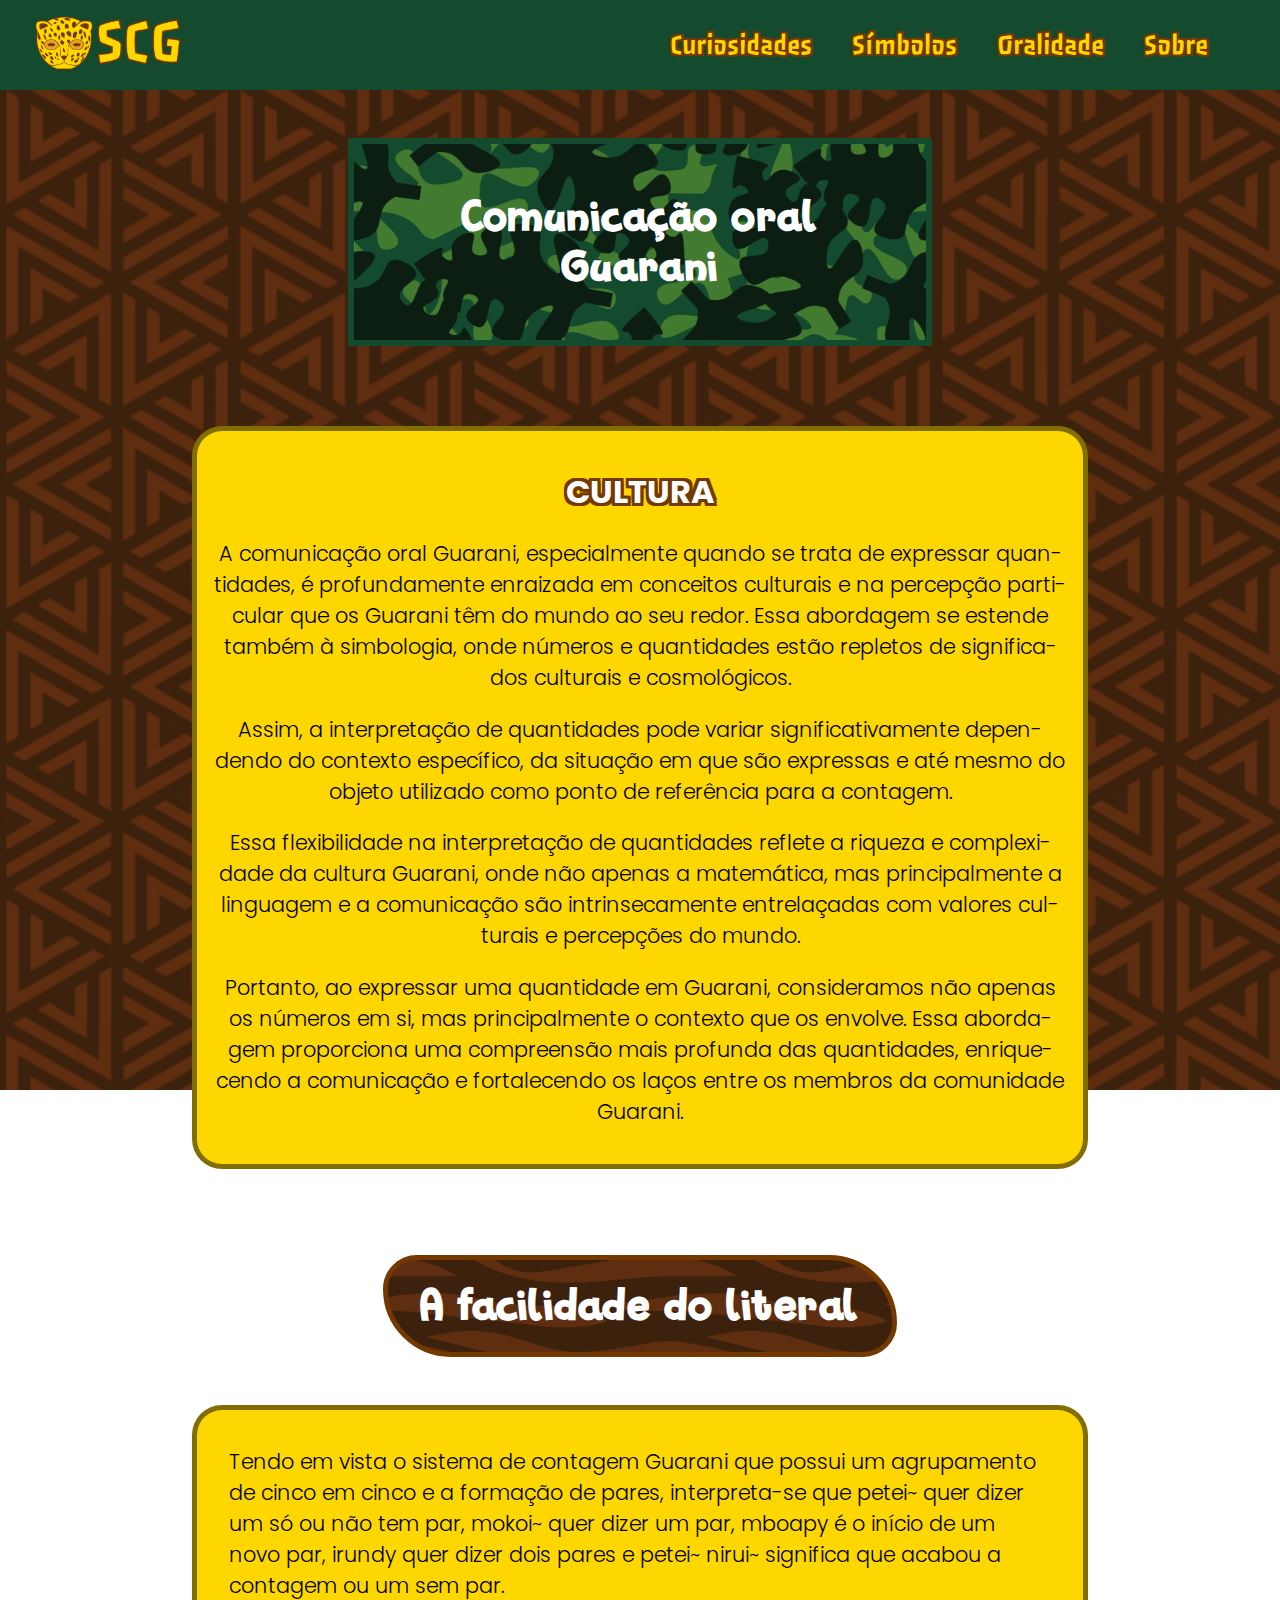
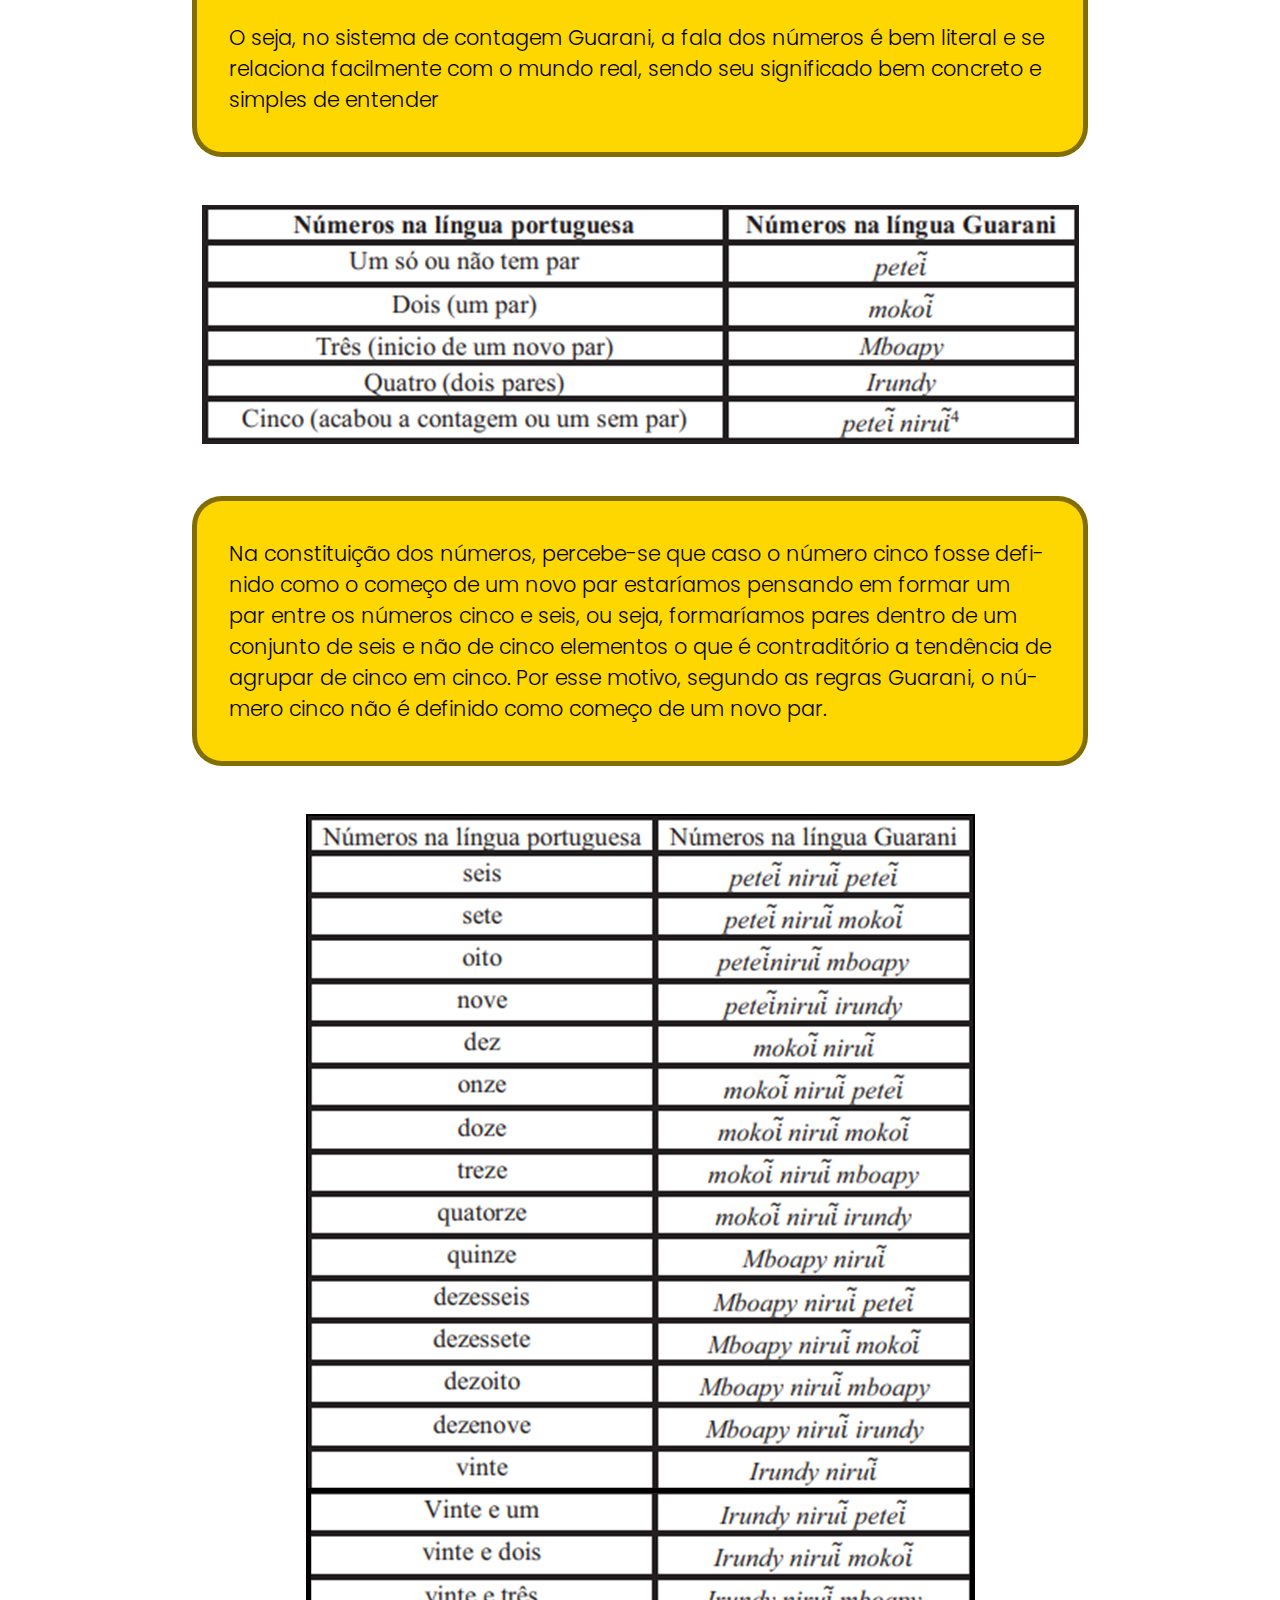
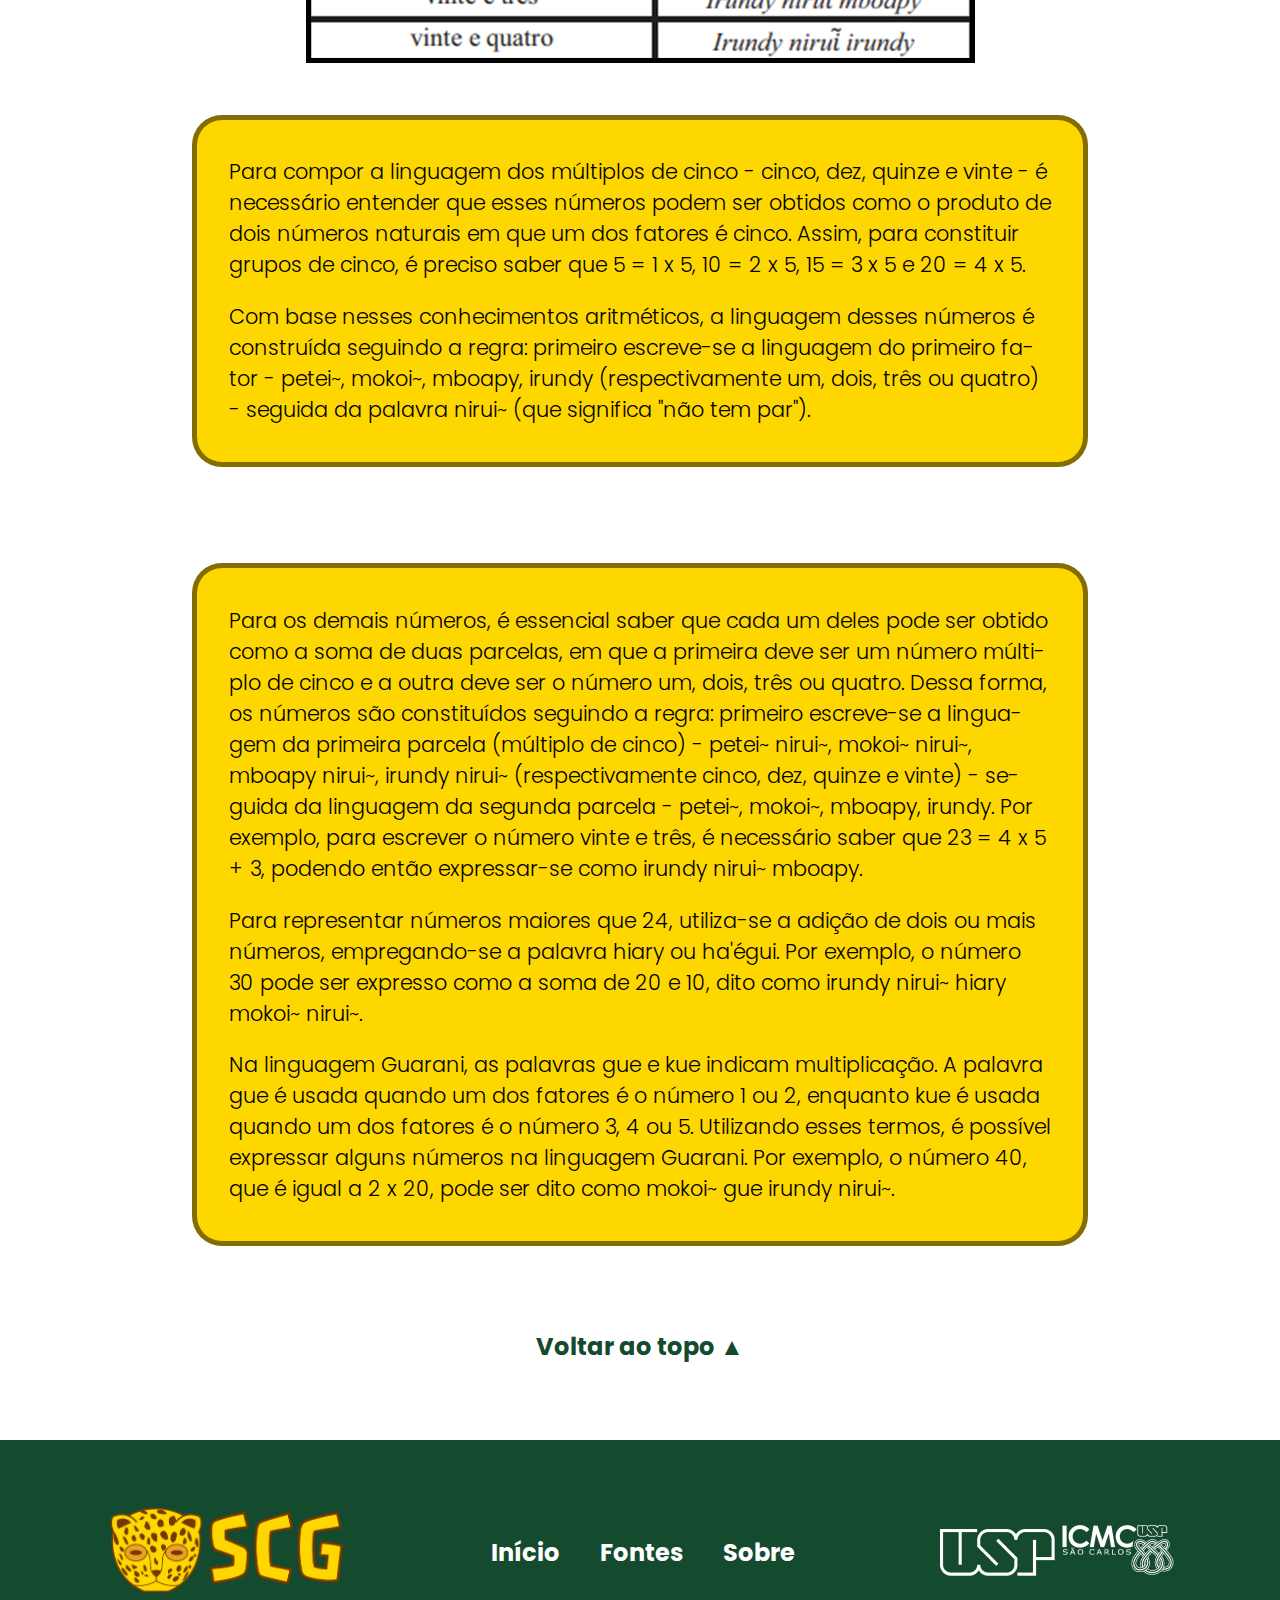
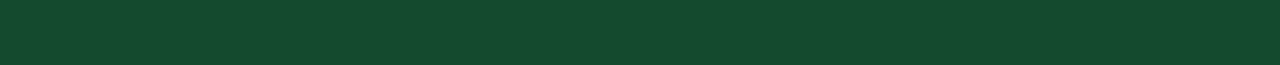
<file: oralidade.html>
<!DOCTYPE html>
<html lang="pt-BR">
<head>
    <meta charset="UTF-8">
    <meta name="viewport" content="width=device-width, initial-scale=1.0">
    <link rel="stylesheet" href="global.css">
    <link rel="stylesheet" href="oralidade.css">
    <link rel="icon" type="image/x-icon" href="src/LOGO-icon.png">
    <title>Linguagem Oral</title>
</head>
<body>
    <!-- NAVBAR -->
    <nav class="nav-container">
        <a href="index.html" class="nav-logo">
            <img src="src/nav-logo.png" alt="Logo do Sistema de Contagem Guarani">
        </a>
        <div class="nav-toggle" id="nav-toggle">
            <span class="bar"></span>
            <span class="bar"></span>
            <span class="bar"></span>
        </div>
        <div class="nav-items" id="nav-items">
            <ul>
                <li class="nav-item"><a href="curiosidades.html">Curiosidades</a></li>
                <li class="nav-item"><a href="simbolos.html">Símbolos</a></li>
                <li class="nav-item"><a href="oralidade.html">Oralidade</a></li>
                <li class="nav-item"><a href="sobre.html">Sobre</a></li>
            </ul>
        </div>
    </nav>   

    <!-- PRIMEIRA SECTION - TEXTO INTRODUTÓRIO -->
    <section class="oralidade-page img-background primal-background">
        <div class="oralidade-container">
            <div class="leaf-box main-title-box">
                <h1 class="leaf-title">Comunicação oral Guarani</h1>
            </div>
        </div>
        <div class="yellow-card oralidade-card-content" id="intro-card">
            <h1 class="oralidade-title">CULTURA</h1>
            <p>A comunicação oral Guarani, especialmente quando se trata de expressar quantidades, é profundamente enraizada em conceitos culturais e na percepção particular que os Guarani têm do mundo ao seu redor. Essa abordagem se estende também à simbologia, onde números e quantidades estão repletos de significados culturais e cosmológicos.</p>
            <p>Assim, a interpretação de quantidades pode variar significativamente dependendo do contexto específico, da situação em que são expressas e até mesmo do objeto utilizado como ponto de referência para a contagem.</p>
            <p>Essa flexibilidade na interpretação de quantidades reflete a riqueza e complexidade da cultura Guarani, onde não apenas a matemática, mas principalmente a linguagem e a comunicação são intrinsecamente entrelaçadas com valores culturais e percepções do mundo.</p>
            <p> Portanto, ao expressar uma quantidade em Guarani, consideramos não apenas os números em si, mas principalmente o contexto que os envolve. Essa abordagem proporciona uma compreensão mais profunda das quantidades, enriquecendo a comunicação e fortalecendo os laços entre os membros da comunidade Guarani.</p>
        </div>
    </section>
    
    <div class="div-line"></div>

    <!-- SEGUNDA SECTION - LITERAL -->
    <section class="literal-page img-background leaves-background">
        <div class="wood-title bg-wood">
            <h1>A facilidade do literal</h1>
        </div>
        <div class="yellow-card literal-info-card">
            <p>Tendo em vista o sistema de contagem Guarani que possui um agrupamento de cinco em cinco e a formação de pares, interpreta-se que petei~ quer dizer um só ou não tem par, mokoi~ quer dizer um par, mboapy é o início de um novo par, irundy quer dizer dois pares e petei~ nirui~ significa que acabou a contagem ou um sem par.</p>
            <p>O seja, no sistema de contagem Guarani, a fala dos números é bem literal e se relaciona facilmente com o mundo real, sendo seu significado bem concreto e simples de entender</p>
        </div>
        <picture class="table-1">
            <img src="src/oralidade-table-1.png" alt="Tabela 1 de números na língua portuguesa e guarani">
        </picture>
        <div class="yellow-card literal-info-card">
            <p>Na constituição dos números, percebe-se que caso o número cinco fosse definido como o começo de um novo par estaríamos pensando em formar um par entre os números cinco e seis, ou seja, formaríamos pares dentro de um conjunto de seis e não de cinco elementos o que é contraditório a tendência de agrupar de cinco em cinco. Por esse motivo, segundo as regras Guarani, o número cinco não é definido como começo de um novo par.</p>
        </div>
        <picture class="table-2">
            <img src="src/oralidade-table-2.png" alt="Tabela 2 de números na língua portuguesa e guarani">
        </picture>
        <div class="yellow-card literal-info-card">
            <p>Para compor a linguagem dos múltiplos de cinco - cinco, dez, quinze e vinte - é necessário entender que esses números podem ser obtidos como o produto de dois números naturais em que um dos fatores é cinco. Assim, para constituir grupos de cinco, é preciso saber que 5 = 1 x 5, 10 = 2 x 5, 15 = 3 x 5 e 20 = 4 x 5.</p>
            <p>Com base nesses conhecimentos aritméticos, a linguagem desses números é construída seguindo a regra: primeiro escreve-se a linguagem do primeiro fator - petei~, mokoi~, mboapy, irundy (respectivamente um, dois, três ou quatro) - seguida da palavra nirui~ (que significa "não tem par").</p>
        </div>
        <div class="yellow-card literal-info-card">
            <p>Para os demais números, é essencial saber que cada um deles pode ser obtido como a soma de duas parcelas, em que a primeira deve ser um número múltiplo de cinco e a outra deve ser o número um, dois, três ou quatro. Dessa forma, os números são constituídos seguindo a regra: primeiro escreve-se a linguagem da primeira parcela (múltiplo de cinco) - petei~ nirui~, mokoi~ nirui~, mboapy nirui~, irundy nirui~ (respectivamente cinco, dez, quinze e vinte) - seguida da linguagem da segunda parcela - petei~, mokoi~, mboapy, irundy. Por exemplo, para escrever o número vinte e três, é necessário saber que 23 = 4 x 5 + 3, podendo então expressar-se como irundy nirui~ mboapy.</p>
            <p>Para representar números maiores que 24, utiliza-se a adição de dois ou mais números, empregando-se a palavra hiary ou ha'égui. Por exemplo, o número 30 pode ser expresso como a soma de 20 e 10, dito como irundy nirui~ hiary mokoi~ nirui~.</p>
            <p>Na linguagem Guarani, as palavras gue e kue indicam multiplicação. A palavra gue é usada quando um dos fatores é o número 1 ou 2, enquanto kue é usada quando um dos fatores é o número 3, 4 ou 5. Utilizando esses termos, é possível expressar alguns números na linguagem Guarani. Por exemplo, o número 40, que é igual a 2 x 20, pode ser dito como mokoi~ gue irundy nirui~.</p>
        </div>

        <button onclick="topFunction()" class="white-btn voltar-topo-btn" title="Voltar ao topo">Voltar ao topo ▲</button>
    </section>

    <!-- FOOTER -->
    <footer class="scg-footer">
        <div class="footer-logo">
            <img src="src/nav-logo.png" alt="Logo do Sistema de Contagem Guarani">
        </div>
        <ul class="footer-items">
            <a href="index.html" class="footer-link"><li>Início</li></a>
            <a href="referencias.html" class="footer-link"><li>Fontes</li></a>
            <a href="sobre.html" class="footer-link"><li>Sobre</li></a>
        </ul>
        <div class="footer-college-logos">
            <img src="src/logo-usp-pequena.png" alt="Logo USP">
            <img src="src/LOGO-ICMC-PEQUENA.png" alt="Logo ICMC">
        </div>
    </footer>
    <div vw class="enabled">
        <div vw-access-button class="active"></div>
        <div vw-plugin-wrapper>
          <div class="vw-plugin-top-wrapper"></div>
        </div>
    </div>
    <script src="https://vlibras.gov.br/app/vlibras-plugin.js"></script>
    <script>
        new window.VLibras.Widget('https://vlibras.gov.br/app');
    </script>
    <script src="script.js"></script>
    <script>
        document.addEventListener("DOMContentLoaded", function() {
            const navToggle = document.querySelector('.nav-toggle');
            const navItems = document.querySelector('.nav-items');
        
            navToggle.addEventListener('click', function() {
                navToggle.classList.toggle('active');
                navItems.classList.toggle('active');
            });
        });
    </script>
</body>
</html>
</file>
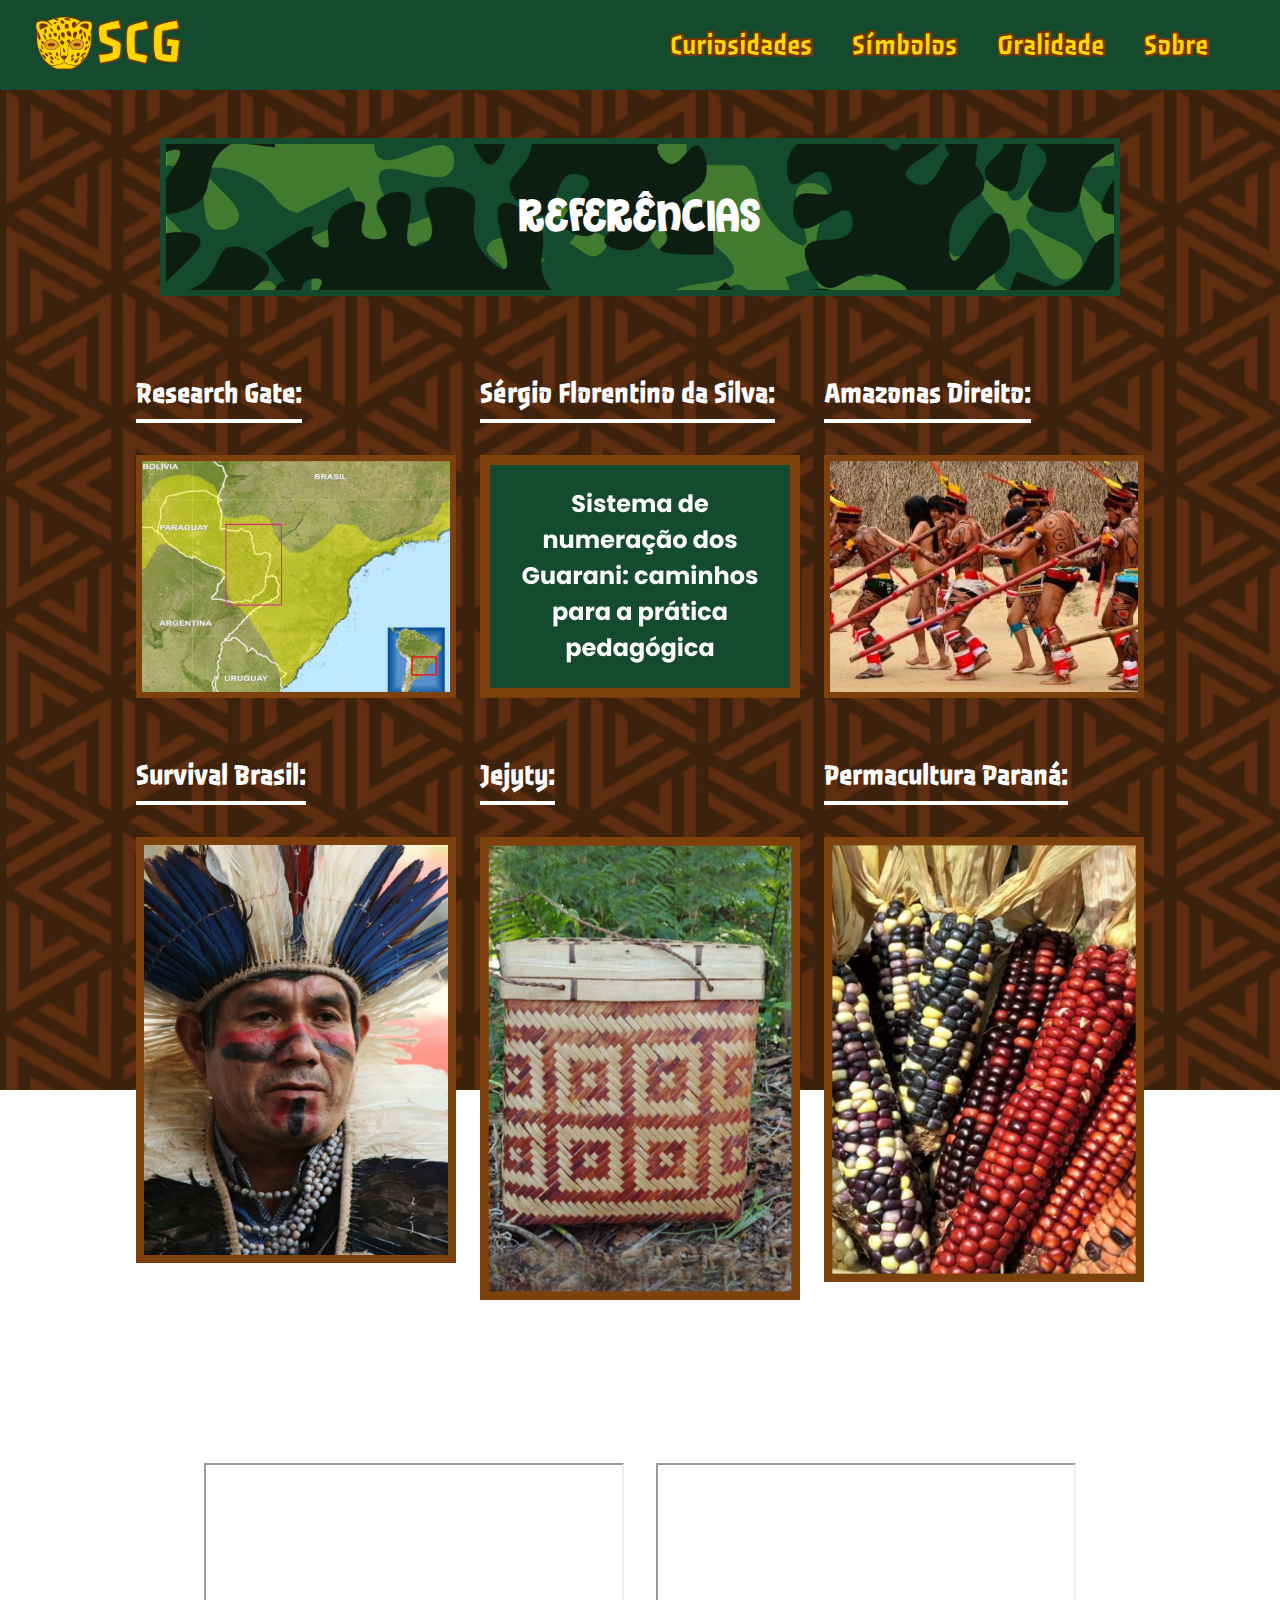
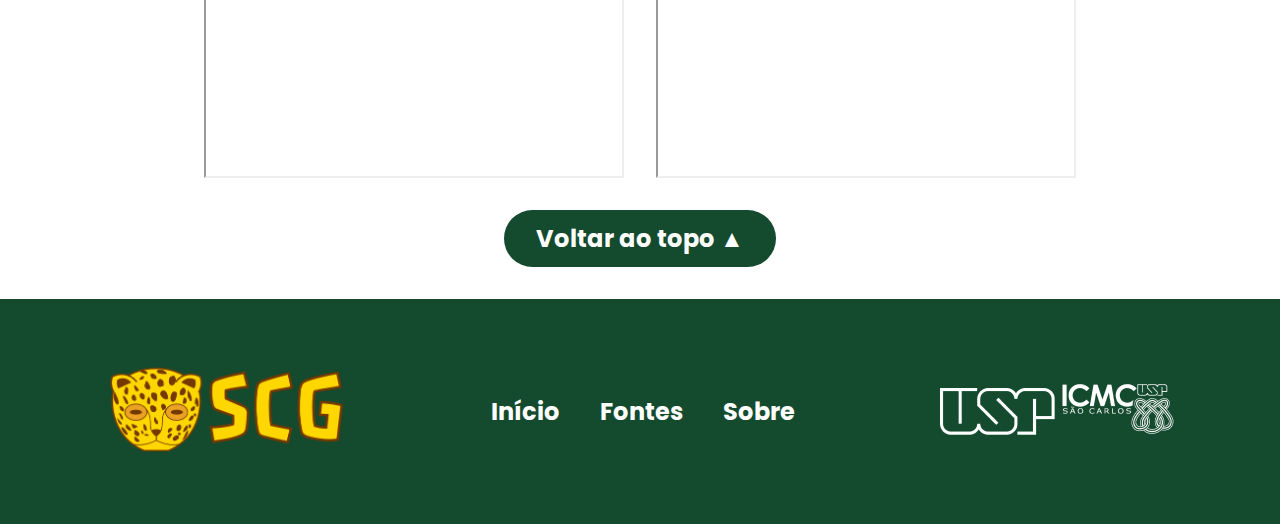
<file: referencias.html>
<!DOCTYPE html>
<html lang="pt-BR">
<head>
    <meta charset="UTF-8">
    <meta name="viewport" content="width=device-width, initial-scale=1.0">
    <link rel="stylesheet" href="global.css">
    <link rel="stylesheet" href="referencias.css">
    <link rel="icon" type="image/x-icon" href="src/LOGO-icon.png">
    <title>Referências</title>
</head>
<body>
    <!-- NAVBAR -->
    <nav class="nav-container">
        <a href="index.html" class="nav-logo">
            <img src="src/nav-logo.png" alt="Logo do Sistema de Contagem Guarani">
        </a>
        <div class="nav-toggle" id="nav-toggle">
            <span class="bar"></span>
            <span class="bar"></span>
            <span class="bar"></span>
        </div>
        <div class="nav-items" id="nav-items">
            <ul>
                <li class="nav-item"><a href="curiosidades.html">Curiosidades</a></li>
                <li class="nav-item"><a href="simbolos.html">Símbolos</a></li>
                <li class="nav-item"><a href="oralidade.html">Oralidade</a></li>
                <li class="nav-item"><a href="sobre.html">Sobre</a></li>
            </ul>
        </div>
    </nav>   
    <section class="referencias-page img-background primal-background">
        <div class="leaf-box main-title-box">
            <h1 class="leaf-title">REFERÊNCIAS</h1>
        </div>

        <div class="referencias-links">
            <div class="link-container">
                <h2 class="ref-title">Research Gate:</h2>
                <a href="https://www.researchgate.net/figure/Figura-2-Mapa-com-territorio-original-Guarani-e-em-destaque-a-localizacao-atual-do_fig2_314303535" class="square-img" target="_blank"><img src="src/guarani-map.png" class="img-ref"></a>
            </div>

            <div class="link-container">
                <h2 class="ref-title">Sérgio Florentino da Silva:</h2>
                <a href="https://repositorio.ufsc.br/xmlui/handle/123456789/96063" class="square-img" target="_blank"><img src="src/artigo.png" class="img-ref"></a>
            </div>

            <div class="link-container">
                <h2 class="ref-title">Amazonas Direito:</h2>
                <a href="https://www.amazonasdireito.com.br/extremo-oeste-do-amazonas-tera-casamento-coletivo-de-indigenas-nesta-terca-feira/" class="square-img" target="_blank"><img src="src/guarani-dance.png" class="img-ref"></a>
            </div>

            <div class="link-container">
                <h2 class="ref-title">Survival Brasil:</h2>
                <a href="https://www.survivalbrasil.org/ultimas-noticias/11661" target="_blank"><img src="src/lider-borda.png" class="img-ref"></a>
            </div>

            <div class="link-container">
                <h2 class="ref-title">Jejyty:</h2>
                <a href="https://jejyty.com.br/produto/ajaka-kora-i-cesto-retangular/" target="_blank"><img src="src/cesto-borda.png" class="img-ref"></a>
            </div>

            <div class="link-container">
                <h2 class="ref-title">Permacultura Paraná:</h2>
                <a href="https://www.facebook.com/permaculturaparana/photos/safra-2016-de-milho-guarani-avati-ete-colhida-na-estação-de-permacultura-manduri/1039773009435692/" target="_blank"><img src="src/milho-borda.png" class="img-ref"></a>
            </div>
        </div>

        <div class="video-refs">
            <h2 class="video-refs-title">MÚSICAS DOS VÍDEOS</h2>
            <div class="videos-links">
                <iframe width="420" height="315"
                    src="https://www.youtube.com/embed/TeuEVej1RGI?si=VDQ2jbs-QdCp79GM">
                </iframe>
                <iframe width="420" height="315"
                    src="https://www.youtube.com/embed/DH0Sv-gPwnw?si=qt7dF-ibQGMvc3nN">
                </iframe>
            </div>
        </div>
        <button onclick="topFunction()" class="green-btn voltar-topo-btn vertical-align" title="Voltar ao topo">Voltar ao topo ▲</button>
    </section>
    <!-- FOOTER -->
    <footer class="scg-footer">
        <div class="footer-logo">
            <img src="src/nav-logo.png" alt="Logo do Sistema de Contagem Guarani">
        </div>
        <ul class="footer-items">
            <a href="index.html" class="footer-link"><li>Início</li></a>
            <a href="referencias.html" class="footer-link"><li>Fontes</li></a>
            <a href="sobre.html" class="footer-link"><li>Sobre</li></a>
        </ul>
        <div class="footer-college-logos">
            <img src="src/logo-usp-pequena.png" alt="Logo USP">
            <img src="src/LOGO-ICMC-PEQUENA.png" alt="Logo ICMC">
        </div>
    </footer>
    <div vw class="enabled">
        <div vw-access-button class="active"></div>
        <div vw-plugin-wrapper>
          <div class="vw-plugin-top-wrapper"></div>
        </div>
    </div>
    <script src="https://vlibras.gov.br/app/vlibras-plugin.js"></script>
    <script>
        new window.VLibras.Widget('https://vlibras.gov.br/app');
    </script>
    <script src="simbolos.js"></script>
    <script src="script.js"></script>
    <script>
        document.addEventListener("DOMContentLoaded", function() {
            const navToggle = document.querySelector('.nav-toggle');
            const navItems = document.querySelector('.nav-items');
        
            navToggle.addEventListener('click', function() {
                navToggle.classList.toggle('active');
                navItems.classList.toggle('active');
            });
        });
    </script>
</body>
</html>
</file>
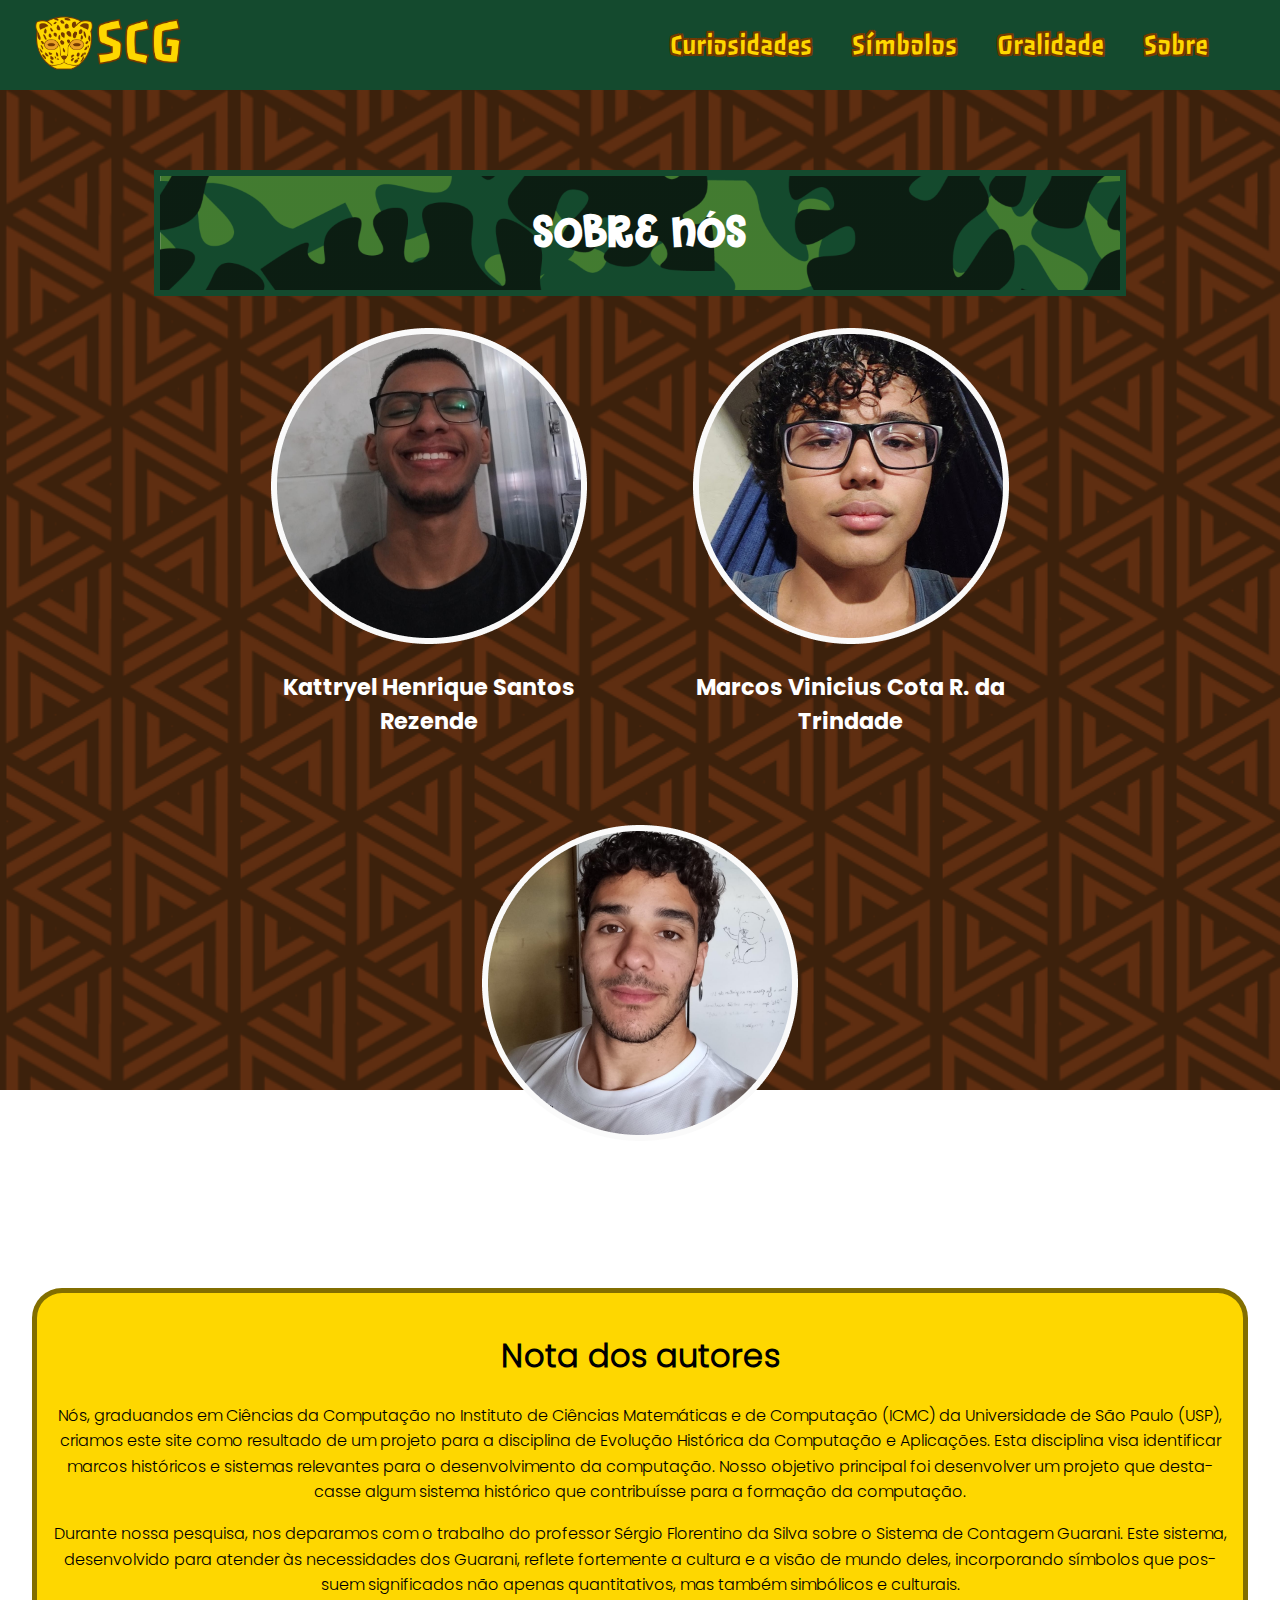
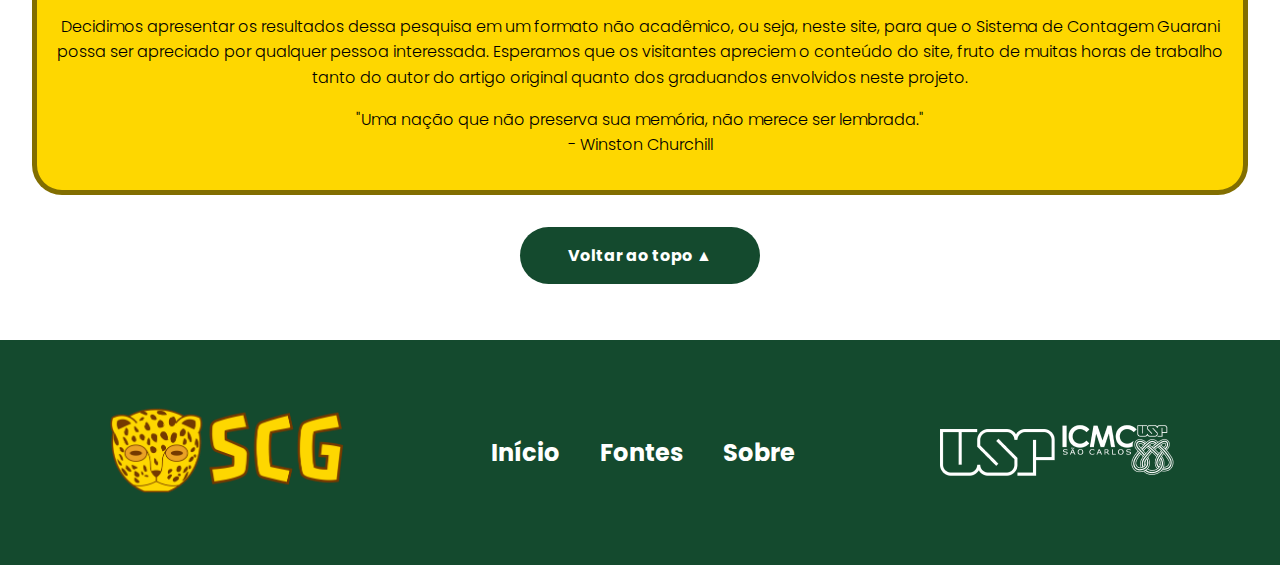
<file: sobre.html>
<!DOCTYPE html>
<html lang="pt-BR">
<head>
    <meta charset="UTF-8">
    <meta name="viewport" content="width=device-width, initial-scale=1.0">
    <link rel="stylesheet" href="global.css">
    <link rel="stylesheet" href="sobre.css">
    <link rel="icon" type="image/x-icon" href="src/LOGO-icon.png">
    <title>Sobre</title>
</head>
<body>
    <!-- NAVBAR -->
    <nav class="nav-container">
        <a href="index.html" class="nav-logo">
            <img src="src/nav-logo.png" alt="Logo do Sistema de Contagem Guarani">
        </a>
        <div class="nav-toggle" id="nav-toggle">
            <span class="bar"></span>
            <span class="bar"></span>
            <span class="bar"></span>
        </div>
        <div class="nav-items" id="nav-items">
            <ul>
                <li class="nav-item"><a href="curiosidades.html">Curiosidades</a></li>
                <li class="nav-item"><a href="simbolos.html">Símbolos</a></li>
                <li class="nav-item"><a href="oralidade.html">Oralidade</a></li>
                <li class="nav-item"><a href="sobre.html">Sobre</a></li>
            </ul>
        </div>
    </nav>   

    <section class="sobre-page img-background primal-background">
        <div class="leaf-box main-title-box">
            <h1 class="leaf-title">SOBRE NÓS</h1>
        </div>

        <div class="devs-container">
            <div class="dev-info">
                <img src="src/Kattryel.png" alt="Foto de Kattryel Rezende">
                <h3 class="dev-name">Kattryel Henrique Santos Rezende</h3>
            </div>
            <div class="dev-info">
                <img src="src/Marcos.png" alt="Foto de Marcos Cota">
                <h3 class="dev-name">Marcos Vinicius Cota R. da Trindade</h3>
            </div>
            <div class="dev-info">
                <img src="src/Juan.png" alt="Foto de Juan Henriques">
                <h3 class="dev-name">Juan Henriques Passos</h3>
            </div>
        </div>

        <div class="yellow-card dev-notes">
            <h1>Nota dos autores</h1>
            <p>Nós, graduandos em Ciências da Computação no Instituto de Ciências Matemáticas e de Computação (ICMC) da Universidade de São Paulo (USP), criamos este site como resultado de um projeto para a disciplina de Evolução Histórica da Computação e Aplicações. Esta disciplina visa identificar marcos históricos e sistemas relevantes para o desenvolvimento da computação. Nosso objetivo principal foi desenvolver um projeto que destacasse algum sistema histórico que contribuísse para a formação da computação.</p>
            <p>Durante nossa pesquisa, nos deparamos com o trabalho do professor Sérgio Florentino da Silva sobre o Sistema de Contagem Guarani. Este sistema, desenvolvido para atender às necessidades dos Guarani, reflete fortemente a cultura e a visão de mundo deles, incorporando símbolos que possuem significados não apenas quantitativos, mas também simbólicos e culturais.</p>
            <p>Decidimos apresentar os resultados dessa pesquisa em um formato não acadêmico, ou seja, neste site, para que o Sistema de Contagem Guarani possa ser apreciado por qualquer pessoa interessada. Esperamos que os visitantes apreciem o conteúdo do site, fruto de muitas horas de trabalho tanto do autor do artigo original quanto dos graduandos envolvidos neste projeto.</p>
            <p>"Uma nação que não preserva sua memória, não merece ser lembrada."<br>- Winston Churchill</p>
        </div>
        <button onclick="topFunction()" class="green-btn voltar-topo-btn vertical-align" title="Voltar ao topo">Voltar ao topo ▲</button>
    </section>
    <!-- FOOTER -->
    <footer class="scg-footer">
        <div class="footer-logo">
            <img src="src/nav-logo.png" alt="Logo do Sistema de Contagem Guarani">
        </div>
        <ul class="footer-items">
            <a href="index.html" class="footer-link"><li>Início</li></a>
            <a href="referencias.html" class="footer-link"><li>Fontes</li></a>
            <a href="sobre.html" class="footer-link"><li>Sobre</li></a>
        </ul>
        <div class="footer-college-logos">
            <img src="src/logo-usp-pequena.png" alt="Logo USP">
            <img src="src/LOGO-ICMC-PEQUENA.png" alt="Logo ICMC">
        </div>
    </footer>
    <div vw class="enabled">
        <div vw-access-button class="active"></div>
        <div vw-plugin-wrapper>
          <div class="vw-plugin-top-wrapper"></div>
        </div>
    </div>
    <script src="https://vlibras.gov.br/app/vlibras-plugin.js"></script>
    <script>
        new window.VLibras.Widget('https://vlibras.gov.br/app');
    </script>
    <script src="simbolos.js"></script>
    <script src="script.js"></script>
    <script>
        document.addEventListener("DOMContentLoaded", function() {
            const navToggle = document.querySelector('.nav-toggle');
            const navItems = document.querySelector('.nav-items');
        
            navToggle.addEventListener('click', function() {
                navToggle.classList.toggle('active');
                navItems.classList.toggle('active');
            });
        });
    </script>
</body>
</html>
</file>
<file: global.css>
/* FONTES */
@font-face {
    font-family: "Poppins Bold";
    src: url("fonts/Poppins-Bold.ttf");
}

@font-face {
    font-family: "Poppins Light";
    src: url("fonts/Poppins-Light.ttf");
}

@font-face {
    font-family: "Passero One";
    src: url("fonts/PasseroOne-Regular.ttf");
}

@font-face {
    font-family: "Glitter Candy";
    src: url("fonts/Glitter-Candy.otf");
}
/* ----------------------------------------------------------------- */

/* VARIÁVEIS DE CORES */
:root{
    --forest-green: #144A2E;
    --moss-green: #437C30;
    --lime-green: #5fcf3a;
    --stone-green: #92B3A3;
    --light-green: #EBFEF4;
    --pure-white: #FFFFFF;
    --inertial-grey: #B9C9C1;
    --yellow-golden: #FED700;
    --dirt-brown: #743901;
    --light-brown: #7C410D;
}

/* ----------------------------------------------------------------- */

/* PROPRIEDADADES GLOBAIS E BODY */
*,
*:before,
*:after {
  box-sizing: border-box;
}

*, html {
    scroll-behavior: smooth !important;
}

video::-webkit-media-controls-panel {
    background-image: linear-gradient(transparent, transparent) !important;
}

/* BODY */
body {
    margin: 0;
    padding: 0;
}

/* PRESET DE BACKGROUND IMG */
.img-background{
    width: 100%; /* Ocupa toda a largura da viewport */
    background-size: cover; /* Redimensiona a imagem para cobrir a seção */
    background-repeat: no-repeat;
    background-attachment: fixed;
    background-position: center;
    margin: 0; /* Remova margens */
    padding: 0; /* Remova preenchimento */
    box-sizing: border-box; /* Mantém a largura e altura incluindo margens e preenchimento */
}

/* CUSTOMIZAÇÃO DA SCROLL BAR */
body::-webkit-scrollbar {
    width: 14px;
}
  
body::-webkit-scrollbar-track {
    background: var(--forest-green);
}
  
body::-webkit-scrollbar-thumb {
    background: var(--lime-green);
    border-radius: 11px;
}

@supports not selector(::-webkit-scrollbar) {
    body {
        scrollbar-color: var(--lime-green)
                       var(--forest-green);
    }
}

/* ----------------------------------------------------------------- */

/* BACKGROUNDS */

/* BACKGROUND DE FOLHA 1 */
.leaves-background{
    background-image: linear-gradient(rgba(0, 0, 0, 0.3),
                       rgba(0, 0, 0, 0.3)), url("src/leaves-background.png");
}

/* BACKGROUND DE FOLHA 2 */
.leaves2-background {
    background-image: url("src/leaves-alt-background.png");
}

/* BACKGROUND DE MOSAICO DE TRIÂNGULOS */
.primal-background {
    background-image: url("src/primal-mosaic-background.png");
}

/* BACKGROUND DE REMENDO */
.patch-background {
    background-image: url("src/patch-mosaic-background.png");
}

/* ----------------------------------------------------------------- */

/* ANIMAÇÕES */
@keyframes fadeInOut {
    0% {
        opacity: 0;
    }
    50% {
        opacity: 0.5;
    }
    100% {
        opacity: 1;
    }
}

/* ----------------------------------------------------------------- */

/* Navbar */
.nav-container {
    width: 100%;
    height: 10vh;
    margin: 0;
    background-color: var(--forest-green);
    display: flex;
    justify-content: space-between;
    align-items: center;
    padding: 0.5rem 2rem;
}

.nav-logo img {
    max-height: 100%;
    max-width: 150px; /* Ajuste conforme necessário */
}

.nav-toggle {
    display: none;
    flex-direction: column;
    cursor: pointer;
    padding: 0.5rem;
}

.nav-toggle .bar {
    width: 25px;
    height: 4px; /* Aumente a espessura */
    background-color: var(--yellow-golden);
    margin: 4px 0;
    transition: 0.4s;
    border-radius: 4px; /* Arredondar bordas */
}

.nav-items {
    display: flex;
    align-items: center;
    text-align: center;
}

.nav-items ul {
    color: var(--yellow-golden);
    display: flex;
    list-style: none;
    font-family: "Passero One";
    font-size: 1.8rem;
    text-align: center;
}

.nav-item a {
    color: var(--yellow-golden);
    text-decoration: none;
    margin-right: 2.5rem;
    text-shadow: -2px -2px 0 var(--dirt-brown), 0 -2px 0 var(--dirt-brown), 2px -2px 0 var(--dirt-brown), 2px 0 0 var(--dirt-brown), 2px 2px 0 var(--dirt-brown), 0 2px 0 var(--dirt-brown), -2px 2px 0 var(--dirt-brown), -2px 0 0 var(--dirt-brown);
}

.nav-item:last-child {
    margin-right: 0 !important;
}

/* ----------------------------------------------------------------- */

/* FOOTER */
.scg-footer {
    width: 100%;
    height: 25vh;
    margin: 0;
    background-color: var(--forest-green);
    display: flex;
    justify-content: space-evenly;
    align-items: center;
    padding: .5rem 0;
}

.footer-logo {
    width: 15rem;
}

.footer-logo img {
    width: 100%;
}

.footer-items {
    display: flex;
    font-family: "Poppins Bold";
    color: var(--pure-white);
    list-style: none;
    font-size: 1.5rem;
    text-align: center;
}

.footer-items li {
    margin-right: 2.5rem;
    cursor: pointer;
}

.footer-items:last-child{
    margin-right: 0 !important;
}

.footer-link {
    text-decoration: none;
    color: var(--pure-white);
}

/* ----------------------------------------------------------------- */
/* DIVISÕES */

/* LINHA BRANCA */
.div-line {
    width: 100%;
    border-top: 6px solid var(--pure-white);
}

/* DIREITA E ESQUERDA */
.left-side, .right-side {
    display: flex;
    flex-direction: column;
    justify-self: flex-start;
    height: 100%;
}

/* ----------------------------------------------------------------- */

/* CAIXAS E TEXTOS DE MADEIRA */

/* FUNDO DE MADEIRA */
.bg-wood {
    background-image: url(src/wood-texture.png);
    background-size: cover;
    background-repeat: no-repeat;
    border: 5px solid var(--dirt-brown);
}

/* BORDA DE MADEIRA */
.wood-border{
    border: 10px solid transparent;
    border-image: url(src/wood-texture.png) 30 round;
}

/* CAIXA DE MADEIRA COM DESCRIÇÃO */
.wood-box {
    height: 5rem;
    font-family: "Poppins Light";
    color: var(--pure-white);
    margin: 0;
    padding: 2rem 1.6rem;
    width: fit-content;
    display: flex;
    justify-content: flex-start;
    align-items: center;
}

.wood-box p {
    width: 100%;
    font-size: 1.2rem;
    text-wrap: wrap;
}

.wood-btn-wrap {
    display: flex;
    flex-direction: column;
    justify-content: center;
    width: 20rem;
}

.wood-btn {
    margin-top: 7rem;
    width: 100%;
    padding: .8rem;
    border-radius: 4rem;
    color: var(--pure-white);
    font-family: "Poppins Bold";
    font-size: 1.5rem;
    cursor: pointer;
}

.wood-btn-wrap p {
    font-family: "Poppins Light";
    color: var(--pure-white);
    margin: 0;
    align-self: center;
}

/* CAIXA DE TÍTULO DE MADEIRA */
.wood-title {
    margin-top: 3rem;
    display: flex;
    justify-content: center;
    align-items: center;
    align-self: center;
    padding: 1.3rem 2rem;
    border-radius: 40px 80px;
}

.wood-title h1 {
    text-align: center;
    margin: 0;
    font-size: 2.8rem;
    font-family: "Glitter Candy";
    color: var(--pure-white);
    letter-spacing: 1.5px;
}

/* CAIXA DE TEXTO */
.wood-text {
    background-image: url(src/primal-mosaic-background.png);
    background-size: cover;
    background-repeat: no-repeat;
    background-position: center;
    width: 28rem;
    padding: 0 2rem;
    border: 10px solid var(--light-brown);
    display: flex;
    flex-direction: column;
    font-size: 1.2rem;
    font-family: "Poppins Light";
    color: var(--pure-white);
    text-align: center;
}

/* ----------------------------------------------------------------- */

/* CAIXAS E TEXTOS DE FOLHA */

/* CAIXA DE TÍTULO DE FOLHA */
.leaf-box {
    background-image: linear-gradient(rgba(0, 0, 0, 0.3),
                       rgba(0, 0, 0, 0.3)), url("src/leaves-background.png");
    background-size: cover;
    background-repeat: no-repeat;
    background-position: center;
    border: 6px solid var(--forest-green);
    margin-top: 3rem;
    display: flex;
    justify-content: center;
    align-items: center;
    align-self: center;
    text-align: center;
}

.leaf-title {
    margin: 0;
    font-size: 2.8rem;
    font-family: "Glitter Candy";
    color: var(--pure-white);
    letter-spacing: 1.5px;
    padding: 1rem 2rem;
}

/* ----------------------------------------------------------------- */

/* CARD AMARELO */
.yellow-card {
    background-color: var(--yellow-golden);
    border-radius: 30px;
    border: #0000007c solid 5px;
    padding: 1rem 2rem;
    font-family: "Poppins Light";
    hyphens: auto;
}

/* ----------------------------------------------------------------- */
/* BOTÕES */

/* BOTÃO VERDE */
.green-btn {
    background-color: var(--forest-green);
    color: var(--pure-white);
    margin: 1.5rem 0;
    padding: .7rem 2rem;
    border-radius: 50px;
    font-family: "Poppins Bold";
    font-size: 1.5rem;
    width: fit-content;
    border: none;
    cursor: pointer;
    align-self: center;
    justify-self: center;
}

.white-btn {
    background-color: var(--pure-white);
    color: var(--forest-green);
    margin-top: 1.5rem;
    padding: .7rem 2rem;
    border-radius: 50px;
    font-family: "Poppins Bold";
    font-size: 1.5rem;
    border: none;
    cursor: pointer;
}

.a-container {
    width: fit-content;
    height: fit-content;
}

.a-container .green-btn:hover {
    transition: 300ms ease-out;
    background-color: var(--pure-white);
    color: var(--forest-green);
}

/* Media Queries */
@media (max-width: 1024px) {
    .wood-box, .wood-text, .yellow-card {
        width: 100%;
    }

    .curiosidades-video-title {
        font-size: 2rem;
    }
}

@media (max-width: 800px) {

    .wood-box {
        width: 90%; /* Ajusta a largura para 90% da viewport em telas menores */
        margin: 1rem auto; /* Centraliza a caixa com margem automática */
        padding: 1rem; /* Reduz o preenchimento para melhor adaptação */
        font-size: 1rem; /* Ajusta o tamanho da fonte */
    }

    .yellow-card {
        width: 90%;
        margin: 1rem auto;
        padding: 1.5rem;
        font-size: 0.8rem;
    }

    .nav-toggle {
        display: flex;
    }
    
    .nav-items {
        display: none;
        position: absolute;
        top: 10vh;
        left: 0;
        width: 100%;
        background-color: var(--forest-green);
        flex-direction: column;
        align-items: center;
    }
    
    .nav-items ul {
        flex-direction: column;
    }
    
    .nav-item a {
        margin: 1rem 0;
        font-size: 1.5rem;
    }
    
    .nav-items.active {
        display: flex;
    }
    
    /* Add transition for the toggle effect */
    .nav-toggle.active .bar:nth-child(1) {
        transform: translateY(8px) rotate(45deg);
    }
    
    .nav-toggle.active .bar:nth-child(2) {
        opacity: 0;
    }
    
    .nav-toggle.active .bar:nth-child(3) {
        transform: translateY(-16px) rotate(-45deg);
    }

    .wood-title {
        font-size: 1.2rem;
    }

    .scg-footer {
        display: flex;
        flex-direction: column;
        height: auto;
    }

    .footer-items {
        flex-direction: column;
        align-items: center;
        }
        
    .footer-items li {
        margin-bottom: 1rem;
    }

    .wood-box, .wood-text, .yellow-card {
        padding: 1rem;
    }

    .wood-box p {
        font-size: 1rem;
    }

    .curiosidades-video-title {
        font-size: 1.8rem;
    }

    .wood-btn{
        font-size: 1.2rem;
    }

    .oral-card, .simbologia-card {
        padding: 0 1rem;
    }
}

@media (max-width: 480px) {
    .wood-box, .wood-text, .yellow-card {
        padding: 0.5rem;
    }

    .wood-box p {
        font-size: 0.9rem;
    }

    .curiosidades-video-title {
        font-size: 1.5rem;
    }

    .wood-btn {
        font-size: 1rem;
        padding: 0.5rem 1rem;
    }

    .oral-card, .simbologia-card {
        padding: 0;
    }
}
</file>
<file: home.css>
/* LANDING PAGE */
.landing-page {
    background-image: linear-gradient(rgba(0, 0, 0, 0.3),
                       rgba(0, 0, 0, 0.3)), url("src/forest-background.png");
    display: flex;
    flex-direction: column;
    padding-bottom: 2rem;
    height: 100%;
}

.landing-main {
    display: flex;
    justify-content: center;
    align-items: center;
    padding: 4rem 0;
    gap: 3rem;
    flex-wrap: wrap;
}

.wood-box-text {
    max-width: 35rem;
}

.yellow-highlight {
    color: var(--yellow-golden) !important;
}

.landing-title {
    font-family: "Glitter Candy";
    color: var(--pure-white);
    font-size: 2.8rem;
    text-shadow:
    -2.5px -2.5px 0 var(--dirt-brown),
     0   -2.5px 0 var(--dirt-brown),
     2.5px -2.5px 0 var(--dirt-brown),
     2.5px  0   0 var(--dirt-brown),
     2.5px  2.5px 0 var(--dirt-brown),
     0    2.5px 0 var(--dirt-brown),
    -2.5px  2.5px 0 var(--dirt-brown),
    -2.5px  0   0 var(--dirt-brown);
    letter-spacing: 2px;
}

.right-side {
    display: flex;
    justify-content: flex-start;
    align-items: center;
}

.caroussel-container {
    position: relative;
    width: 24rem;
    height: auto;
}

.caroussel-item {
    position: relative;
    width: 24rem;
    height: 30.625rem;
    display: none;
    opacity: 0;
    animation: fadeInOut 0.3s ease-in forwards;
}

.caroussel-item.active {
    display: flex;
    opacity: 1;
}

.caroussel-item img {
    width: 100%;
    display: block;
}

.overlay {
    position: absolute;
    top: 0;
    left: 0;
    width: 100%;
    height: 100%;
    padding: 9px;
    background: rgba(0, 0, 0, 0.6);
    color: white;
    display: flex;
    flex-direction: column;
    align-items: center;
    opacity: 0;
    transition: opacity 0.3s ease;
}

.card-caroussel-title {
    display: flex;
    align-items: center;
    background-color: rgba(0, 0, 0, 0.7);
    width: 100%;
    height: 6rem;
    padding-left: 0.4rem;
    font-family: "Poppins Bold";
    font-size: 1.3rem;
}

.card-caroussel-p {
    padding: 1rem .4rem;
    font-family: "Poppins Light";
    font-size: 1.3rem;
}

.card-caroussel-btn {
    text-decoration: none;
    color: var(--pure-white);
    padding: 1rem 3rem;
    margin-top: 5.5rem;
    border-radius: 50px;
    font-family: "Poppins Bold";
    font-size: 1.6rem;
    background-color: rgba(0, 0, 0, 0.8) !important;
}

.caroussel-item:hover .overlay {
    opacity: 1;
}

.overlay h3, .overlay p, .overlay button {
    margin: 0.5rem;
}

.overlay button {
    padding: 0.5rem 1rem;
    border: none;
    background-color: var(--lime-green);
    color: white;
    cursor: pointer;
}

.caroussel-controller {
    display: flex;
    justify-content: center;
    align-items: center;
    padding: .5rem .8rem;
    border-radius: 50px;
    margin-top: 1rem;
    background-color: var(--pure-white);
    width: 7rem;
    z-index: 1;
    position: relative;
}

.caroussel-buttons {
    display: flex;
    justify-content: center;
    align-items: center;
    gap: .5rem;
}

.caroussel-buttons input[type="radio"] {
    appearance: none;
    background-color: var(--inertial-grey);
    margin: 0;
    width: 1rem;
    height: 1rem;
    border-radius: 50%;
    cursor: pointer;
}

.caroussel-buttons input[type="radio"]:checked {
    background-color: var(--lime-green) !important;
}

.hero-footer {
    display: flex;
    justify-content: center;
    align-items: center;
    gap: 3rem;
    flex-wrap: wrap; /* Permite que os itens quebrem para uma nova linha */
    padding: 4rem 2rem; /* Ajuste o preenchimento conforme necessário */
    margin-top: -6rem; /* Empurra o "hero footer" para o final da página */
}

.credits {
    font-family: "Poppins Light";
    color: var(--pure-white);
    font-size: 1.3rem;
    text-align: center; /* Centraliza o texto para evitar quebras */
}

.college-logo {
    display: flex;
    flex-wrap: wrap; /* Permite que os logos quebrem para uma nova linha */
    gap: 2rem;
}

#logo-usp {
    height: 90px; /* Ajuste a altura conforme necessário */
}


.intro-guarani-page {
    display: flex;
    flex-direction: column;
    align-items: center;
    height: auto;
    padding: 2rem;
}

.guarani-pictures {
    display: flex;
    flex-direction: column;
    gap: 2rem;
}

.intro-guarani-pic {
    width: 100%;
    max-width: 25rem;
    font-family: "Poppins Light";
    text-align: right;
    color: var(--pure-white);
    display: flex;
    flex-direction: column;
}

.intro-guarani-pic img {
    width: 100%;
}

.guarani-info-page {
    display: flex;
    flex-direction: column;
    align-items: center;
    height: auto;
    padding: 2rem;
}

.form-info {
    display: flex;
    justify-content: center;
    align-items: center;
    margin-top: 2rem;
    flex-wrap: wrap;
}

.info-control {
    background-color: var(--moss-green);
    padding: 1rem 2.5rem;
    cursor: pointer;
    border-top: 6px solid var(--forest-green);
    border-bottom: 6px solid var(--forest-green);
    border-left: 3px solid var(--forest-green);
    border-right: 3px solid var(--forest-green);
    font-family: "Poppins Bold";
    font-size: 1.6rem;
    color: var(--pure-white);
    transition: background-color 0.3s, color 0.3s;
}

.info-control.active {
    background-color: var(--forest-green);
    color: var(--pure-white);
}

.info-control:first-child {
    border-left: 6px solid var(--forest-green) !important;
    border-radius: 20px 0 0 20px;
}

.info-control:last-child {
    border-right: 6px solid var(--forest-green) !important;
    border-radius: 0 20px 20px 0;
}

.info-control input[type="radio"] {
    appearance: none;
    margin: 0;
}

.guarani-info {
    width: 100%;
    max-width: 80%;
    display: none;
    margin-top: 2rem;
    justify-content: center;
    padding-top: 2rem;
    gap: 3rem;
    flex-wrap: wrap;
}

.guarani-info.active {
    display: flex;
}

.guarani-info-text {
    display: flex;
    flex-direction: column;
    justify-content: center;
    align-items: center;
    text-align: center;
    width: 100%;
    max-width: 40rem;
    color: var(--pure-white);
}

.guarani-info-text h2 {
    margin: 0;
    font-family: "Poppins Bold";
    font-size: 2.1rem;
}

.guarani-info-text p {
    font-family: "Poppins Light";
    font-size: 1.5rem;
}

.guarani-info-picture {
    width: 100%;
    max-width: 28rem;
}

.guarani-info-picture img {
    width: 100%;
    max-height: 35rem;
}

.guarani-info-picture p {
    font-family: "Poppins Light";
    color: var(--pure-white);
    text-align: center;
}

.intro-sistema-section {
    display: flex;
    flex-direction: column;
    align-items: center;
    height: auto;
    padding: 2rem;
}

.intro-sistema-container {
    display: flex;
    justify-content: space-between;
    align-items: center;
    padding-top: 5rem;
    gap: 3rem;
    flex-wrap: wrap;
}

.intro-sistema-card {
    display: flex;
    flex-direction: column;
    justify-content: center;
    align-items: center;
    width: 100%;
    max-width: 20rem;
}

.info-card-title {
    font-family: "Poppins Bold";
    color: var(--pure-white);
    font-size: 1.8rem;
}

.info-card-sistema {
    font-size: 1.5rem;
    height: 32rem;
    display: flex;
    flex-direction: column;
    justify-content: center;
    align-items: center;
    text-align: center;
}

/* QUINTA SECTION - VÍDEO INTRODUTÓRIO */
.intro-video-section {
    display: flex;
    flex-direction: column;
    justify-content: center;
    align-items: center;
    height: auto;
    padding: 2rem;
}

.landing-video {
    outline: 7px solid var(--forest-green);
    width: 80%;
    height: 40rem;
    margin: .75rem 1.5rem 1.5rem 1.5rem;
}

.landing-video-title {
    font-family: "Glitter Candy";
    color: var(--pure-white);
    font-size: 2.8rem;
    letter-spacing: 3px;
    text-shadow:
    -2.5px -2.5px 0 var(--dirt-brown),
     0   -2.5px 0 var(--dirt-brown),
     2.5px -2.5px 0 var(--dirt-brown),
     2.5px  0   0 var(--dirt-brown),
     2.5px  2.5px 0 var(--dirt-brown),
     0    2.5px 0 var(--dirt-brown),
    -2.5px  2.5px 0 var(--dirt-brown),
    -2.5px  0   0 var(--dirt-brown);
    text-align: center;
}

.hand-section {
    display: flex;
    flex-direction: column;
    align-items: center;
    height: auto;
    padding: 2rem;
}

#hand-card {
    font-size: 1.5rem;
    margin-top: 3rem;
    width: 100%;
    max-width: 72rem;
    height: fit-content;
    font-size: 1.3rem;
}

#tabela-contagem-maos {
    margin: 3rem 0;
    width: 80%;
}

.feedback-page {
    display: flex;
    flex-direction: column;
    align-items: center;
    height: auto;
    padding: 2rem;
}

.feedback-form-container {
    background-color: var(--pure-white);
    width: 50rem;
    height: auto;
    margin: 4rem 0 0 0 !important;
    padding: 1rem 0;    
    border-radius: 50px;
    display: flex;
    flex-direction: column;
    justify-content: center;
    align-items: center;
}

.feedback-form-container h1 {
    font-family: "Glitter Candy";
    font-size: 3.2rem;
    color: var(--forest-green);
    align-self: center;
    justify-self: center;
}

.voltar-topo-btn {
    margin-top: 5rem;
}



@media (max-width: 1200px) {
    .landing-main {
        gap: 2rem;
    }

    .caroussel-container {
        width: 20rem;
    }

    .caroussel-item {
        width: 20rem;
    }

    .caroussel-item img {
        width: 100%;
    }

    .caroussel-controller {
        width: 6rem;
    }

    .feedback-form-container {
        padding: 1rem 2rem;
    }

    .landing-title {
        font-size: 2.4rem;
    }

    .guarani-info-text h2 {
        text-align: center;
    }

    .guarani-info-text p {
        text-align: center;
    }

    .guarani-info-text .green-btn {
        align-self: center;
        justify-content: center;
    }

    .intro-sistema-container {
        width: 100%;
        display: flex;
        justify-content: center;
        align-content: center;
    }

    .feedback-form-container {
        padding: 1rem 2rem;
    }

    .feedback-form-container h1 {
        font-size: 2.8rem;
    }
}

@media (max-width: 1064px){
    .info-control:nth-child(3) {
        border-right: 6px solid var(--forest-green) !important;
        border-radius: 0 20px 20px 0 !important;
    }

    .info-control:nth-child(4) {
        border-left: 6px solid var(--forest-green) !important;
        border-radius: 20px !important;
    }
}

@media (max-width: 1000px){
    #tabela-contagem-maos {
        display: none;
    }

    .left-side {
        display: flex;
        flex-direction: column;
        justify-content: center;
        align-items: center;
    }

    #landing-btn {
        margin-top: 2rem;
    }
}

@media (max-width: 850px){
    
    .feedback-form-container {
        width: 35rem;
    }
}

@media (max-width: 807px){
    .info-control:nth-child(2) {
        border-right: 6px solid var(--forest-green) !important;
        border-radius: 0 20px 20px 0 !important;
    }

    .info-control:nth-child(3) {
        border-right: 6px solid var(--forest-green) !important;
        border-radius: 20px 0 0 20px !important;
    }

    .info-control:nth-child(4) {
        border-left: 6px solid var(--forest-green) !important;
        border-radius: 0 20px 20px 0 !important;
    }
}

@media (max-width: 768px) {
    .landing-main {
        padding: 2rem 0;
        gap: 1rem;
        flex-direction: column;
    }

    .info-control:nth-child(2) {
        border-radius: 0 !important;
    }

    .info-control:nth-child(3) {
        border-radius: 0 !important;
    }

    .wood-text {
        width: 90%;
        margin: 0 auto;
        font-size: 1rem;
    }

    .guarani-pictures {
        width: 90%;
        display: flex;
        flex-direction: column;
        align-items: center;
    }

    .intro-guarani-pic {
        width: 100%;
        margin-bottom: 1rem;
    }

    .intro-guarani-pic img {
        width: 100%;
        height: auto;
    }

    .intro-guarani-pic p {
        text-align: center;
        font-size: 0.9rem;
    }

    .caroussel-container {
        width: 100%;
    }

    .caroussel-item {
        width: 100%;
    }

    .landing-title {
        font-size: 2rem;
        text-align: center;
    }

    .card-caroussel-p {
        font-size: 1.1rem;
    }

    .card-caroussel-btn {
        font-size: 1.3rem;
    }

    .feedback-form-container {
        padding: 1rem;
    }

    .feedback-form-container h1 {
        font-size: 2.4rem;
        text-align: center;
    }

    .landing-video-title {
        font-size: 2.2rem;
    }

    .wood-box p {
        font-size: 1rem;
    }

    .info-control {
        padding: 1rem;
        font-size: 1.2rem;
    }

    .guarani-info-text h2 {
        text-align: center;
        font-size: 1.8rem;
    }

    .guarani-info-text p {
        text-align: center;
        font-size: 1.2rem;
    }

    .info-card-title {
        font-size: 1.5rem;
    }

    .intro-sistema-card {
        width: 100%;
    }

    .intro-sistema-container {
        justify-content: center;
    }

    .hero-footer {
        flex-direction: column; /* Altera a direção para coluna em telas menores */
        text-align: center; /* Centraliza o conteúdo quando em coluna */
    }

    .college-logo {
        flex-direction: column; /* Organiza os logos em coluna */
        gap: 1rem;
    }
}

@media (max-width:716px) {
    .info-control:nth-child(3) {
        border-right: 6px solid var(--forest-green) !important;
        border-radius: 0 20px 20px 0 !important;
    }

    .info-control:nth-child(4) {
        border-left: 6px solid var(--forest-green) !important;
        border-radius: 20px !important;
    }

    
    .feedback-form-container {
        width: 30rem;
    }
}

@media (max-width: 560px){
    
    .feedback-form-container {
        width: 30rem;
    }
}

@media (max-width: 544px){

        .info-control:nth-child(2) {
            border-right: 6px solid var(--forest-green) !important;
            border-radius: 0 20px 20px 0 !important;
        }
    
        .info-control:nth-child(3) {
            border-right: 6px solid var(--forest-green) !important;
            border-radius: 20px 0 0 20px !important;
        }
    
        .info-control:nth-child(4) {
            border-left: 6px solid var(--forest-green) !important;
            border-radius: 0 20px 20px 0 !important;
        }
    
}

@media (max-width: 480px) {
    .landing-title {
        font-size: 1.8rem;
    }

    .info-control:nth-child(2) {
        border-radius: 0 !important;
    }

    .info-control:nth-child(3) {
        border-right: 6px solid var(--forest-green) !important;
        border-radius: 0 20px 20px 0 !important;
    }

    .info-control:nth-child(4) {
        border-left: 6px solid var(--forest-green) !important;
        border-radius: 20px !important;
    }

    .card-caroussel-p {
        font-size: 1rem;
    }

    .card-caroussel-btn {
        font-size: 1.2rem;
        padding: 0.8rem 2rem;
    }

    .caroussel-controller {
        width: 5rem;
    }

    .guarani-info-text h2 {
        font-size: 1.6rem;
    }

    .guarani-info-text p {
        font-size: 1rem;
    }

    .info-control {
        padding: 0.8rem;
        font-size: 1rem;
    }

    .info-card-title {
        font-size: 1.2rem;
    }

    .landing-video-title {
        font-size: 1.8rem;
    }
    
    .feedback-form-container {
        width: 100%;
        padding: 1rem;
    }

    .feedback-form-container h1 {
        font-size: 2rem;
    }

    .voltar-topo-btn {
        margin-top: 2rem;
    }
}

@media (max-width: 466px){

    .info-control:nth-child(2) {
        border-right: 6px solid var(--forest-green) !important;
        border-radius: 0 20px 20px 0 !important;
    }

    .info-control:nth-child(3) {
        border-right: 6px solid var(--forest-green) !important;
        border-radius: 20px 0 0 20px !important;
    }

    .info-control:nth-child(4) {
        border-left: 6px solid var(--forest-green) !important;
        border-radius: 0 20px 20px 0 !important;
    }

}

@media (max-width: 377px){

    .info-control:nth-child(3) {
        border-right: 6px solid var(--forest-green) !important;
        border-radius: 20px !important;
    }

    .info-control:nth-child(4) {
        border-left: 6px solid var(--forest-green) !important;
        border-radius: 20px !important;
    }

}
</file>
<file: curiosidades.css>
/* SECTION: INTRODUÇÃO ÀS CURIOSIDADES */
.curiosidades-page {
    display: flex;
    flex-direction: column;
    align-items: center;
    height: auto;
    padding: 2rem 1rem;
}

.main-title-box {
    padding: 2rem 4rem;
    margin-bottom: 3rem;
}

.curiosidades-container {
    width: 60rem;
    max-width: 100%;
    padding: 0 1rem;
    display: flex;
    flex-direction: column;
    justify-content: center;
    align-items: center;
}

#intro-card {
    text-align: center;
}

.curiosidade-card-content {
    font-size: 1.3rem;
    width: 85%;
}

.curiosidade-title {
    font-family: "Poppins Bold";
    font-size: 2rem;
    color: var(--pure-white);
    text-shadow: -3px -3px 0 var(--dirt-brown), 0 -3px 0 var(--dirt-brown), 3px -3px 0 var(--dirt-brown), 3px 0 0 var(--dirt-brown), 3px 3px 0 var(--dirt-brown), 0 3px 0 var(--dirt-brown), -3px 3px 0 var(--dirt-brown), -3px 0 0 var(--dirt-brown);
}

/* SECTION: CURIOSIDADES MAIN */
.curiosidades-page {
    display: flex;
    flex-direction: column;
    align-items: center;
}

.curiosidades-main {
    display: flex;
    width: 100%;
    flex-direction: column;
    justify-content: center;
}

.objetos-container {
    display: flex;
    justify-content: center;
    align-self: center;
    gap: 2rem;
    margin-top: 2rem;
}

.objetos-info {
    display: flex;
    flex-direction: column;
    justify-content: center;
    align-items: center;
    gap: 2rem;
}

.objeto-pic {
    width: 100%;
    max-width: 28.5rem;
}

.objeto-pic img {
    width: 100%;
}

.objeto-text {
    font-size: 1.3rem;
    margin-bottom: 2rem;
}

.simbologia-card {
    align-self: center;
    display: flex;
    gap: 2rem;
    margin-bottom: 2rem;
    justify-content: center;
    align-items: center;
}

.curiosidade-card-text {
    width: 100%;
    max-width: 85rem;
    padding: 0 1rem;
}

.simbolos-container {
    display: flex;
    flex-direction: column;
    justify-content: center;
    align-items: center;
}

.simbologia-card-images {
    text-align: center;
    gap: 1rem;
}

.simbologia-pic {
    width: 100%;
    max-width: 15rem;
    display: flex;
    justify-content: center;
    align-items: center;
}

.simbologia-pic img {
    width: 100%;
}

.oral-card {
    display: flex;
    justify-content: center;
    align-self: center;
    flex-direction: column;
    text-align: center;
    padding: 0 1rem 2.5rem 1rem;
    margin-bottom: 4rem;
}

.oral-card .a-container {
    align-self: center;
}

/* SECTION: VIDEO */
.curiosidades-video-page {
    display: flex;
    flex-direction: column;
    align-items: center;
    padding: 2rem 1rem;
}

.curiosidades-video {
    outline: 14px solid var(--forest-green);
    margin: 2rem 0;
    width: 70%;
    height: 40rem;
    max-width: 100%;
}

.curiosidades-video-title {
    font-family: "Glitter Candy";
    color: var(--pure-white);
    font-size: 2.8rem;
    letter-spacing: 3px;
    text-shadow: -2.5px -2.5px 0 var(--dirt-brown), 0 -2.5px 0 var(--dirt-brown), 2.5px -2.5px 0 var(--dirt-brown), 2.5px 0 0 var(--dirt-brown), 2.5px 2.5px 0 var(--dirt-brown), 0 2.5px 0 var(--dirt-brown), -2.5px 2.5px 0 var(--dirt-brown), -2.5px 0 0 var(--dirt-brown);
    text-align: center;
    margin-top: 0;
}

/* BUTTONS */
.green-btn {
    background-color: var(--forest-green);
    color: var(--pure-white);
    margin-top: 1.5rem;
    padding: .7rem 2rem;
    border-radius: 50px;
    font-family: "Poppins Bold";
    font-size: 1.5rem;
    border: none;
    cursor: pointer;
}

.white-btn {
    background-color: var(--pure-white);
    color: var(--forest-green);
    margin-top: 1.5rem;
    padding: .7rem 2rem;
    border-radius: 50px;
    font-family: "Poppins Bold";
    font-size: 1.5rem;
    border: none;
    cursor: pointer;
}

.a-container {
    width: fit-content;
    height: fit-content;
}

.a-container .green-btn:hover {
    transition: 300ms ease-out;
    background-color: var(--pure-white);
    color: var(--forest-green);
}

/* MEDIA QUERIES */
@media (max-width: 1100px){
    .simbologia-card {
        flex-direction: column;
    }
}

@media (max-width: 1024px) {
    .wood-box, .wood-text{
        width: 100%;
    }

    .wood-title h1 {
        font-size: 1.5rem;
    }

    .curiosidades-video-title {
        font-size: 2rem;
    }
}

@media (max-width: 768px) {
    .wood-box, .wood-text, .yellow-card {
        padding: 1rem;
    }

    .wood-box p {
        font-size: 1rem;
    }

    .curiosidades-video-title {
        font-size: 1.8rem;
    }

    .wood-btn, .green-btn, .white-btn {
        font-size: 1.2rem;
    }

    .oral-card, .simbologia-card {
        padding: 0 1rem;
    }
}

@media (max-width: 800px){
    .objetos-container {
        display: flex;
        flex-direction: column;
        justify-content: center;
        align-items: center;
    }

    .objetos-info {
        display: flex;
        justify-content: center;
        align-items: center;
    }
}

@media (max-width: 480px) {
    .wood-box, .wood-text, .yellow-card {
        padding: 0.5rem;
    }

    .wood-box p {
        font-size: 0.9rem;
    }

    .curiosidades-video-title {
        font-size: 1.5rem;
    }

    .wood-btn, .green-btn, .white-btn {
        font-size: 1rem;
        padding: 0.5rem 1rem;
    }

    .oral-card, .simbologia-card {
        padding: 0;
    }
}
</file>
<file: oralidade.css>
/* PRIMEIRA SECTION - TEXTO INTRODUTÓRIO */
.oralidade-page {
    display: flex;
    flex-direction: column;
    align-items: center;
    height: 140h;
}

.main-title-box {
    padding: 2rem 4rem;
    margin-bottom: 3rem;
    width: 80%;
}

.oralidade-container {
    display: flex;
    justify-content: center;
    align-items: center;
}

#intro-card {
    text-align: center;
}

.oralidade-card-content {
    font-size: 1.3rem;
    width: 70%;
    max-width: 65rem;
    padding: 1rem;
    margin: 2rem 0;
}

.oralidade-title {
    font-family: "Poppins Bold";
    font-size: 2rem;
    color: var(--pure-white);
    text-shadow:
    -3px -3px 0 var(--dirt-brown),
     0   -3px 0 var(--dirt-brown),
     3px -3px 0 var(--dirt-brown),
     3px  0   0 var(--dirt-brown),
     3px  3px 0 var(--dirt-brown),
     0    3px 0 var(--dirt-brown),
    -3px  3px 0 var(--dirt-brown),
    -3px  0   0 var(--dirt-brown);
}

/* SEGUNDA SECTION - FACILIDADE DO LITERAL */
.literal-page { 
    display: flex;
    flex-direction: column;
    align-items: center;
    padding-bottom: 4rem;
}
.literal-info-card {
    margin: 3rem 0;
    width: 70%;
}

.literal-info-card:last-child {
    margin: 0 0 3rem 0 !important;
}

.literal-info-card p {
    font-size: 1.3rem;
}


/* Responsiveness */
@media (max-width: 1024px) {
    .leaf-title {
        font-size: 2.5rem;
    }

    .table-1 img, .table-2 img {
        width: 40rem;
    }
}


@media (max-width: 768px) {
    .oralidade-card-content {
        font-size: 1.2rem;
    }

    .literal-info-card {
        font-size: 1.2rem;
    }

    .voltar-topo-btn {
        font-size: 1rem;
        padding: 0.8rem 1.5rem;
    }

    .table-1 img, .table-2 img {
        width: 30rem;
    }

}

@media (max-width: 480px) {
    .leaf-title {
        font-size: 1.8rem;
    }

    .oralidade-card-content {
        font-size: 1rem;
    }

    .literal-info-card {
        font-size: 1rem;
    }

    .table-1, .table-2 {
        margin-top: 1rem;
    }

    .voltar-topo-btn {
        font-size: 0.8rem;
        padding: 0.6rem 1rem;
    }

    .table-1 img, .table-2 img {
        width: 20rem;
    }
}
</file>
<file: referencias.css>
/* CSS da página (referencias.css) */

/* Estilos da seção principal .referencias-page */
.referencias-page {
    display: flex;
    flex-direction: column;
    align-items: center;
    padding: 0 2rem; /* Adiciona um espaçamento lateral para telas menores */
}

/* Estilos da caixa de título principal */
.main-title-box {
    padding: 2rem; /* Ajusta o padding para telas menores */
    margin-bottom: 3rem;
    width: 100%; /* Ajusta a largura para ocupar toda a largura disponível */
    max-width: 60rem; /* Limita a largura máxima */
}

/* Estilos dos links de referências */
.referencias-links {
    display: flex;
    flex-wrap: wrap;
    justify-content: center;
    gap: 1.5rem;
    width: 100%; /* Ajusta a largura para ocupar toda a largura disponível */
    max-width: 80rem; /* Limita a largura máxima */
}

/* Estilos das imagens de referências */
.img-ref {
    width: 100%; /* Ajusta a largura para ocupar toda a largura disponível */
    max-width: 20rem; /* Limita a largura máxima */
    height: auto; /* Mantém a proporção da altura */
}

/* Estilos dos títulos de referências e vídeos */
.ref-title, .video-refs-title {
    font-family: "Passero One";
    color: var(--pure-white);
    font-size: 1.8rem;
    border-bottom: 4px solid var(--pure-white);
    width: fit-content;
    margin: 2rem 0; /* Adiciona margem superior e inferior */
    padding-bottom: 0.5rem; /* Ajusta o espaçamento abaixo do título */
    text-align: center; /* Centraliza o texto */
}

/* Estilos dos vídeos */
.video-refs {
    margin-top: 3rem;
    width: 100%;
    display: flex;
    flex-direction: column;
    justify-content: center;
    align-items: center;
}

/* Estilos dos links de vídeos */
.videos-links {
    display: flex;
    flex-wrap: wrap;
    justify-content: center;
    gap: 2rem;
    width: 100%;
}

/* Estilos dos botões de voltar ao topo */
.vertical-align {
    margin: 2rem 0; /* Ajusta a margem */
}

/* Media Queries para responsividade */
@media (max-width: 1024px) {
    .main-title-box {
        padding: 1.5rem;
    }

    .referencias-links {
        max-width: 90%;
    }

    .img-ref {
        max-width: 100%;
    }
}

@media (max-width: 800px) {
    .main-title-box {
        max-width: 100%;
    }
}

@media (max-width: 480px) {
    .main-title-box {
        font-size: 1.5rem; /* Ajusta o tamanho da fonte para telas menores */
    }

    .referencias-links {
        flex-direction: column; /* Altera para coluna em telas menores */
        align-items: center;
    }

    .img-ref {
        width: 100%; /* Ajusta a largura para ocupar toda a largura disponível */
        max-width: none; /* Remove a largura máxima */
        height: auto; /* Mantém a proporção da altura */
    }
}
</file>
<file: sobre.css>
/* Ajuste para a seção principal */
.sobre-page {
    padding: 2rem; /* Espaçamento interno geral */
    text-align: center; /* Centraliza o conteúdo */
    display: flex;
    flex-direction: column;
    justify-content: center;
}

/* Ajuste para o título principal */
.main-title-box {
    padding: 1rem;
    margin-bottom: 2rem;
    width: 80%;
}

/* Ajuste para o container dos desenvolvedores */
.devs-container {
    display: flex;
    flex-wrap: wrap; /* Permite que os itens se ajustem em várias linhas */
    justify-content: center;
    gap: 2rem;
    margin-bottom: 2rem;
}

.dev-info {
    width: calc(33.33% - 1rem); /* Ajusta para 1 coluna em telas pequenas */
    margin-bottom: 2rem;
    text-align: center;
}

.dev-info h3 {
    font-family: "Poppins Bold";
    color: var(--pure-white);
    font-size: 1.4rem;
}
/* Ajuste para as notas dos autores */
.dev-notes {
    width: 100%;
    line-height: 1.6; /* Espaçamento entre linhas */
    padding: 1rem;
}

/* Ajuste para o botão "Voltar ao topo" */
.green-btn {
    margin-top: 2rem;
    padding: 1rem 2rem;
    font-size: 1rem; /* Tamanho do texto do botão */
    width: 15rem;
    justify-self: center;
    align-self: center;
}

/* Ajuste para imagens dos desenvolvedores */
.dev-info img {
    max-width: 100%;
    height: auto;
}

/* Media Queries para telas menores */
@media (max-width: 1024px) {
    .dev-info {
        width: calc(50% - 1rem); /* Ajusta para 2 colunas em telas médias */
    }
}

@media (max-width: 768px) {
    .dev-info {
        width: calc(100% - 1rem); /* Ajusta para 1 coluna em telas pequenas */
    }
}

@media (max-width: 480px) {
    .main-title-box {
        font-size: 1.5rem; /* Ajusta o tamanho do título para telas muito pequenas */
    }

    .devs-container {
        gap: 1rem;
    }

}
</file>
